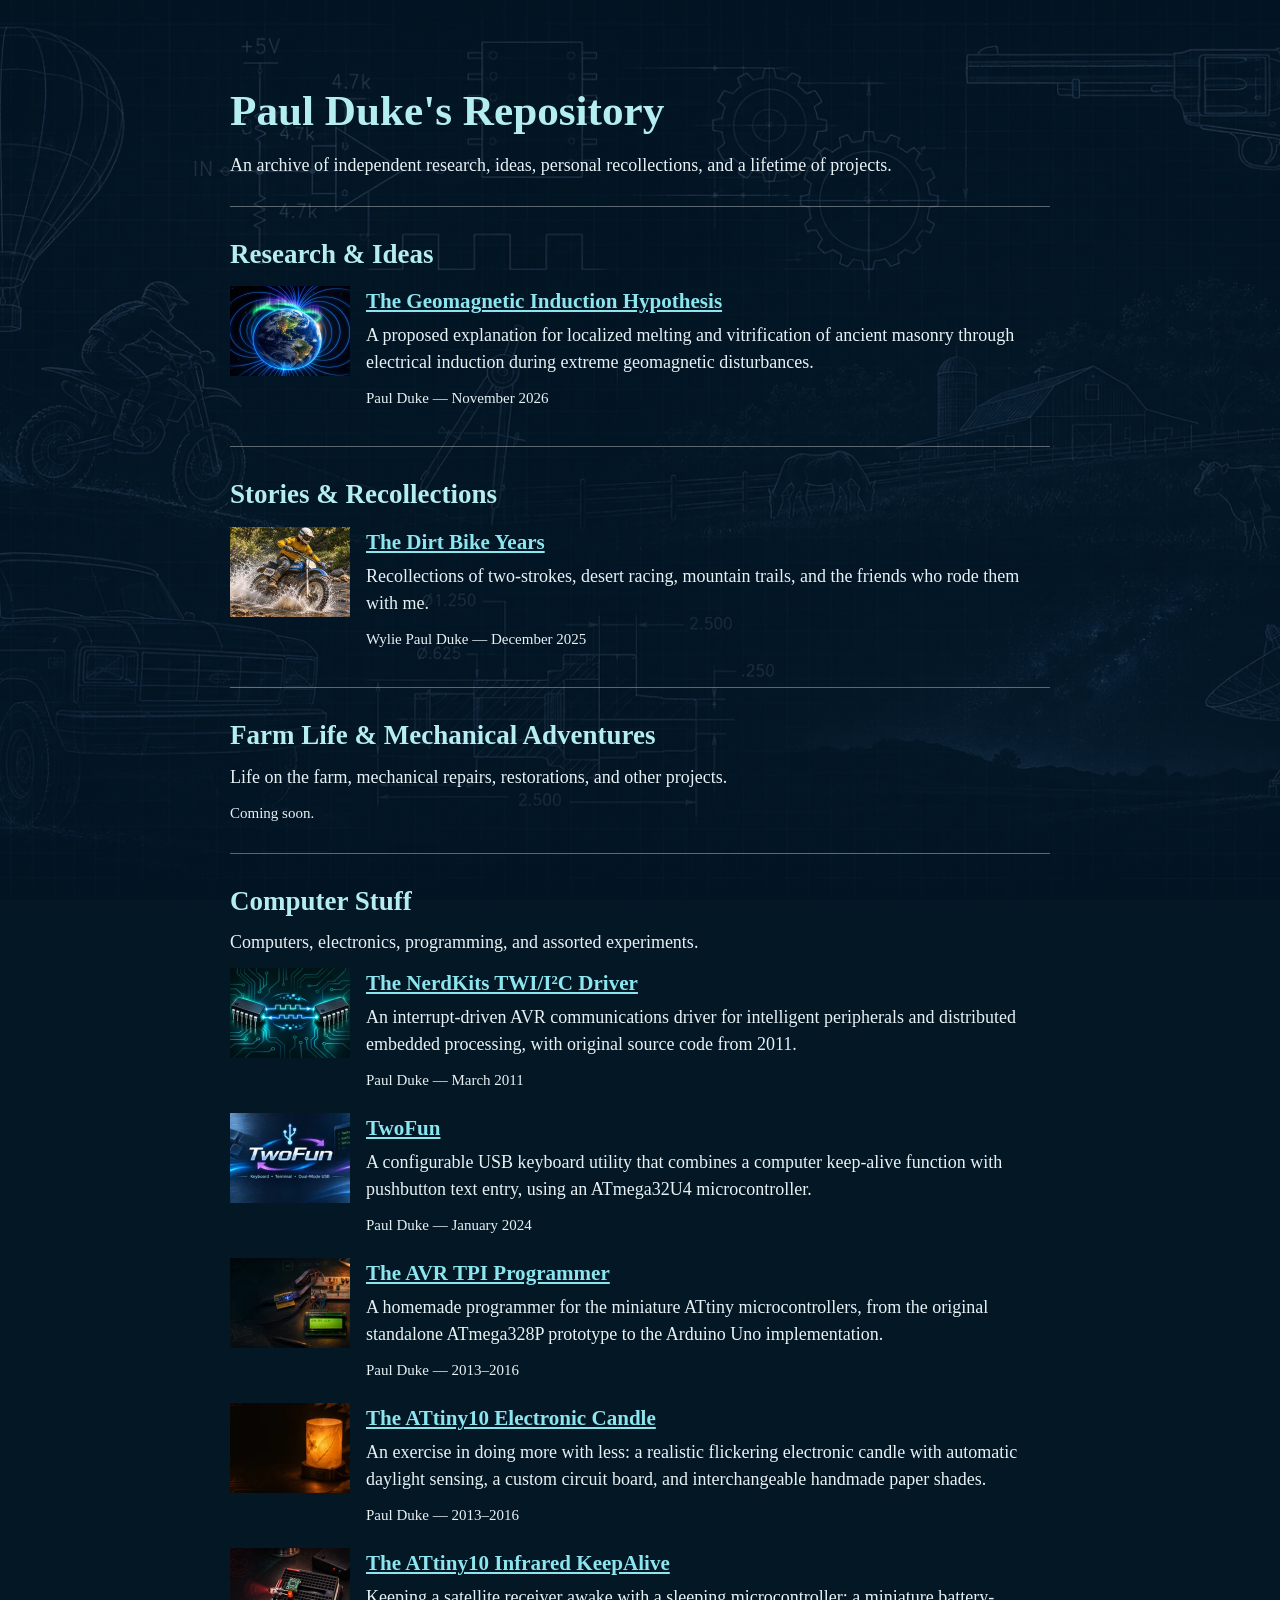
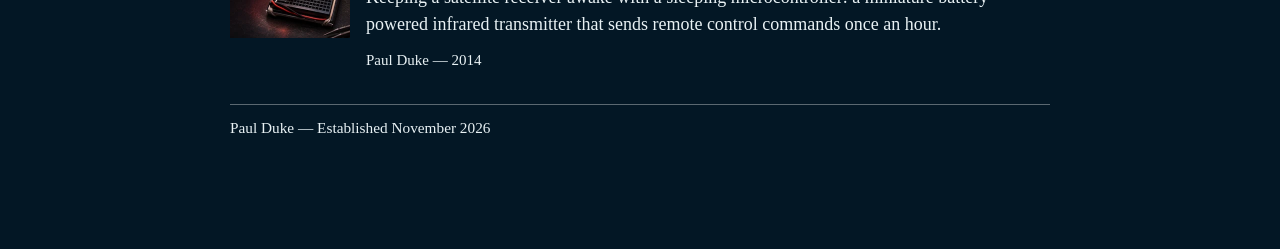
<file: index.html>
<!DOCTYPE html>
<html lang="en">
<head>
  <meta charset="UTF-8">
  <meta name="viewport" content="width=device-width, initial-scale=1">
  <title>Paul Duke's Repository</title>
  <link rel="stylesheet" href="assets/style.css">
  <link rel="stylesheet" href="assets/index.css">
</head>
<body>
<main class="repository-index">

  <h1>Paul Duke's Repository</h1>
  <p>An archive of independent research, ideas, personal recollections, and a lifetime of projects.</p>

  <hr>

  <h2>Research &amp; Ideas</h2>

  <div class="thumbnail-row index-entry">
    <a class="thumbnail-link" href="geomagnetic-induction-hypothesis/geomagnetic-induction-hypothesis.html"><img src="assets/thumbnails/The%20Geomagnetic%20Induction%20Hypothesis.webp" alt="Earth and its magnetic field" width="120" height="90" loading="lazy"></a>
    <div class="thumbnail-text">
      <h3>
        <a href="geomagnetic-induction-hypothesis/geomagnetic-induction-hypothesis.html">
          The Geomagnetic Induction Hypothesis
        </a>
      </h3>
    
      <p>
        A proposed explanation for localized melting and
        vitrification of ancient masonry through electrical
        induction during extreme geomagnetic disturbances.
      </p>
    
      <p><small>Paul Duke — November 2026</small></p>
    </div>
  </div>

  <hr>

  <h2>Stories &amp; Recollections</h2>

  <div class="thumbnail-row index-entry">
    <a class="thumbnail-link" href="dirt-bike-years/dirt-bike-years.html"><img src="assets/thumbnails/The%20Dirt%20Bike%20Years.webp" alt="Yamaha IT400 splashing through a creek" width="120" height="90" loading="lazy"></a>
    <div class="thumbnail-text">
      <h3><a href="dirt-bike-years/dirt-bike-years.html">The Dirt Bike Years</a></h3>
      <p>Recollections of two-strokes, desert racing, mountain trails, and the friends who rode them with me.</p>
      <p><small>Wylie Paul Duke — December 2025</small></p>
    </div>
  </div>

  <hr>

  <h2>Farm Life &amp; Mechanical Adventures</h2>
  <p>Life on the farm, mechanical repairs, restorations, and other projects.</p>
  <p><small>Coming soon.</small></p>

  <hr>

  <h2>Computer Stuff</h2>
  <p>Computers, electronics, programming, and assorted experiments.</p>

  <div class="thumbnail-row index-entry">
    <a class="thumbnail-link" href="nerdkits-i2c/nerdkits-i2c.html"><img src="assets/thumbnails/The%20NerdKits%20I2C%20Driver.webp" alt="Microcontroller and electronic circuitry" width="120" height="90" loading="lazy"></a>
    <div class="thumbnail-text">
      <h3><a href="nerdkits-i2c/nerdkits-i2c.html">The NerdKits TWI/I²C Driver</a></h3>
      <p>An interrupt-driven AVR communications driver for intelligent peripherals and distributed embedded processing, with original source code from 2011.</p>
      <p><small>Paul Duke — March 2011</small></p>
    </div>
  </div>

  <div class="thumbnail-row index-entry">
    <a class="thumbnail-link" href="twofun/twofun.html"><img src="assets/thumbnails/TwoFun%20Neon%20Tech%20Poster.webp" alt="TwoFun USB keyboard and terminal" width="120" height="90" loading="lazy"></a>
    <div class="thumbnail-text">
      <h3><a href="twofun/twofun.html">TwoFun</a></h3>
      <p>A configurable USB keyboard utility that combines a computer keep-alive function with pushbutton text entry, using an ATmega32U4 microcontroller.</p>
      <p><small>Paul Duke — January 2024</small></p>
    </div>
  </div>

  <div class="thumbnail-row index-entry">
    <a class="thumbnail-link" href="tpi-programmer/tpi-programmer.html"><img src="assets/thumbnails/The%20AVR%20TPI%20Programmer.webp" alt="AVR TPI programmer on an electronics workbench" width="120" height="90" loading="lazy"></a>
    <div class="thumbnail-text">
      <h3><a href="tpi-programmer/tpi-programmer.html">The AVR TPI Programmer</a></h3>
      <p>A homemade programmer for the miniature ATtiny microcontrollers, from the original standalone ATmega328P prototype to the Arduino Uno implementation.</p>
      <p><small>Paul Duke — 2013–2016</small></p>
    </div>
  </div>

  <div class="thumbnail-row index-entry">
    <a class="thumbnail-link" href="attiny10-candle/attiny10-candle.html"><img src="assets/thumbnails/Handcrafted%20ATtiny%20Candle%20Lantern.webp" alt="Glowing handmade electronic candle and ATtiny10 microcontroller" width="120" height="90" loading="lazy"></a>
    <div class="thumbnail-text">
      <h3><a href="attiny10-candle/attiny10-candle.html">The ATtiny10 Electronic Candle</a></h3>
      <p>An exercise in doing more with less: a realistic flickering electronic candle with automatic daylight sensing, a custom circuit board, and interchangeable handmade paper shades.</p>
      <p><small>Paul Duke — 2013–2016</small></p>
    </div>
  </div>

  <div class="thumbnail-row index-entry">
    <a class="thumbnail-link" href="ir-keepalive/ir-keepalive.html"><img src="assets/thumbnails/The%20ATtiny10%20Infrared%20KeepAlive.webp" alt="ATtiny10 infrared transmitter on a miniature breadboard" width="120" height="90" loading="lazy"></a>
    <div class="thumbnail-text">
      <h3><a href="ir-keepalive/ir-keepalive.html">The ATtiny10 Infrared KeepAlive</a></h3>
      <p>Keeping a satellite receiver awake with a sleeping microcontroller: a miniature battery-powered infrared transmitter that sends remote control commands once an hour.</p>
      <p><small>Paul Duke — 2014</small></p>
    </div>
  </div>

  <footer>
    Paul Duke &mdash; Established November 2026
  </footer>

</main>
</body>
</html>
</file>
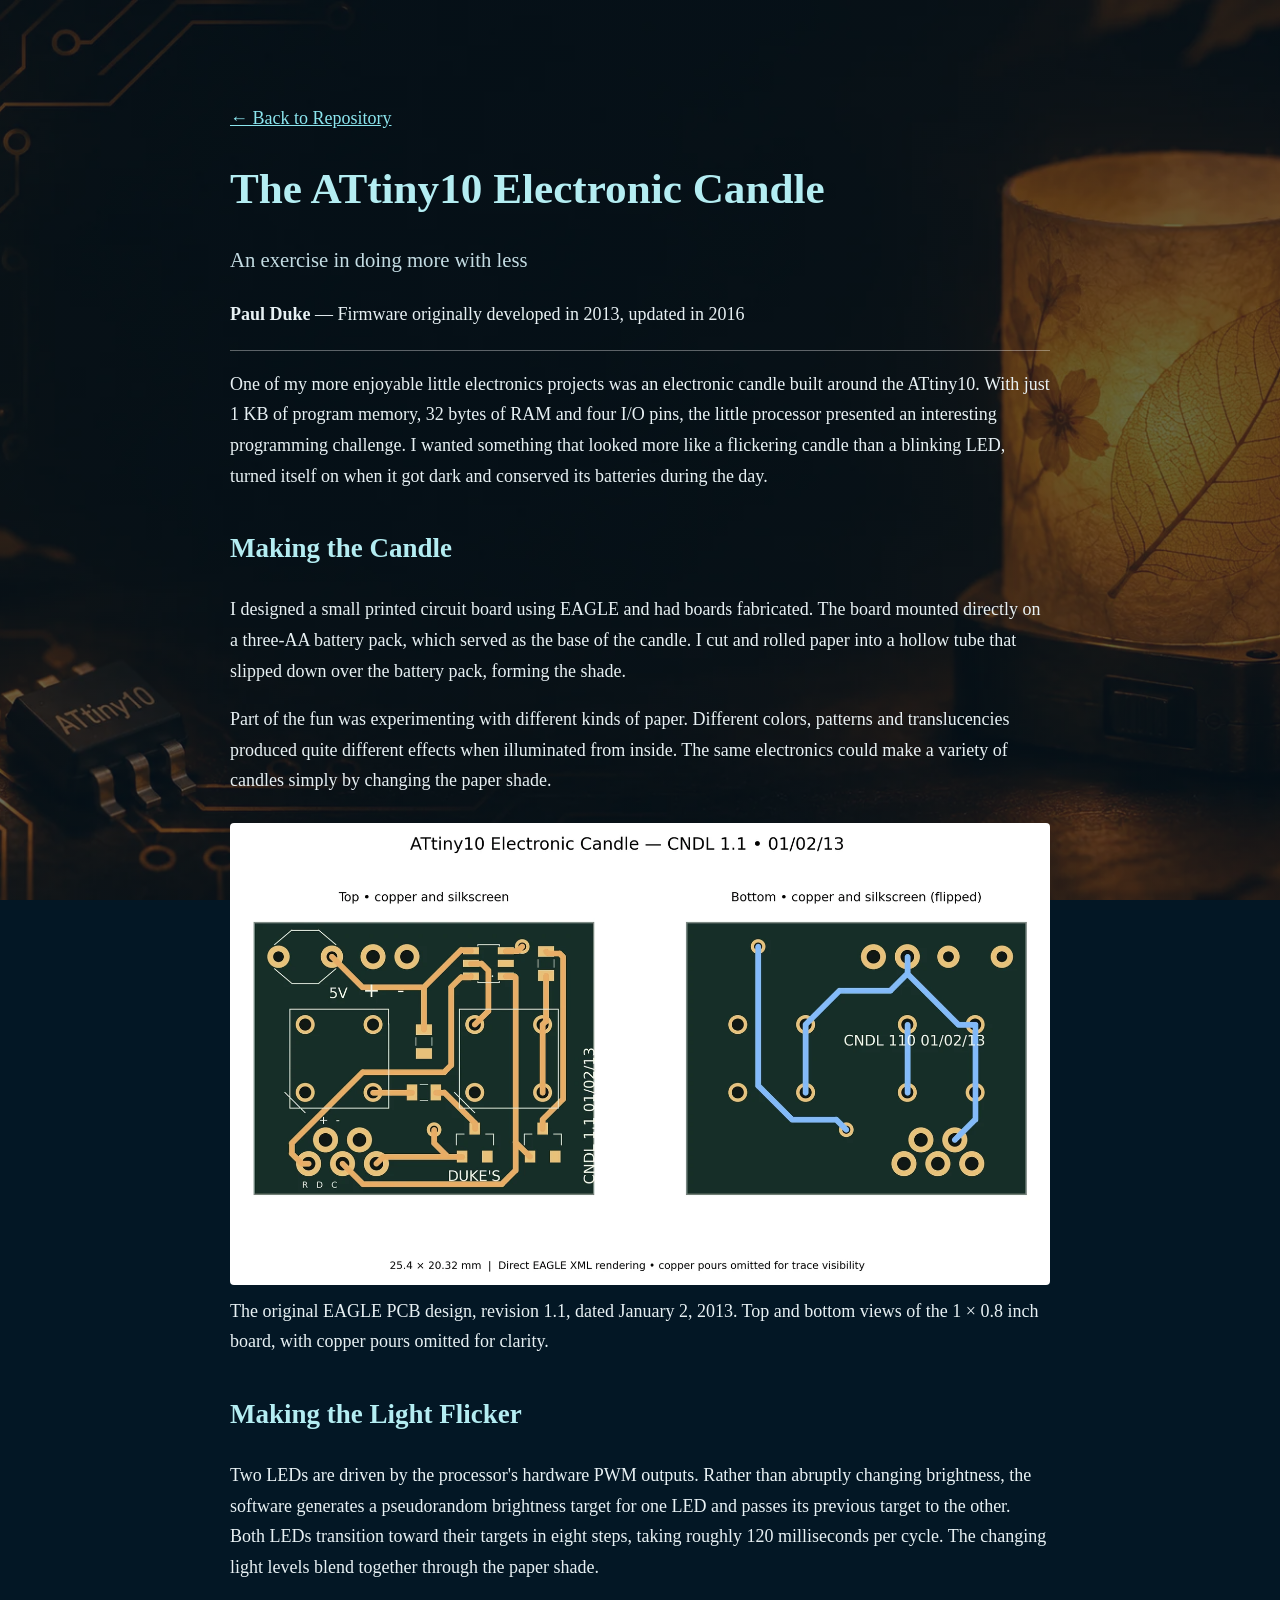
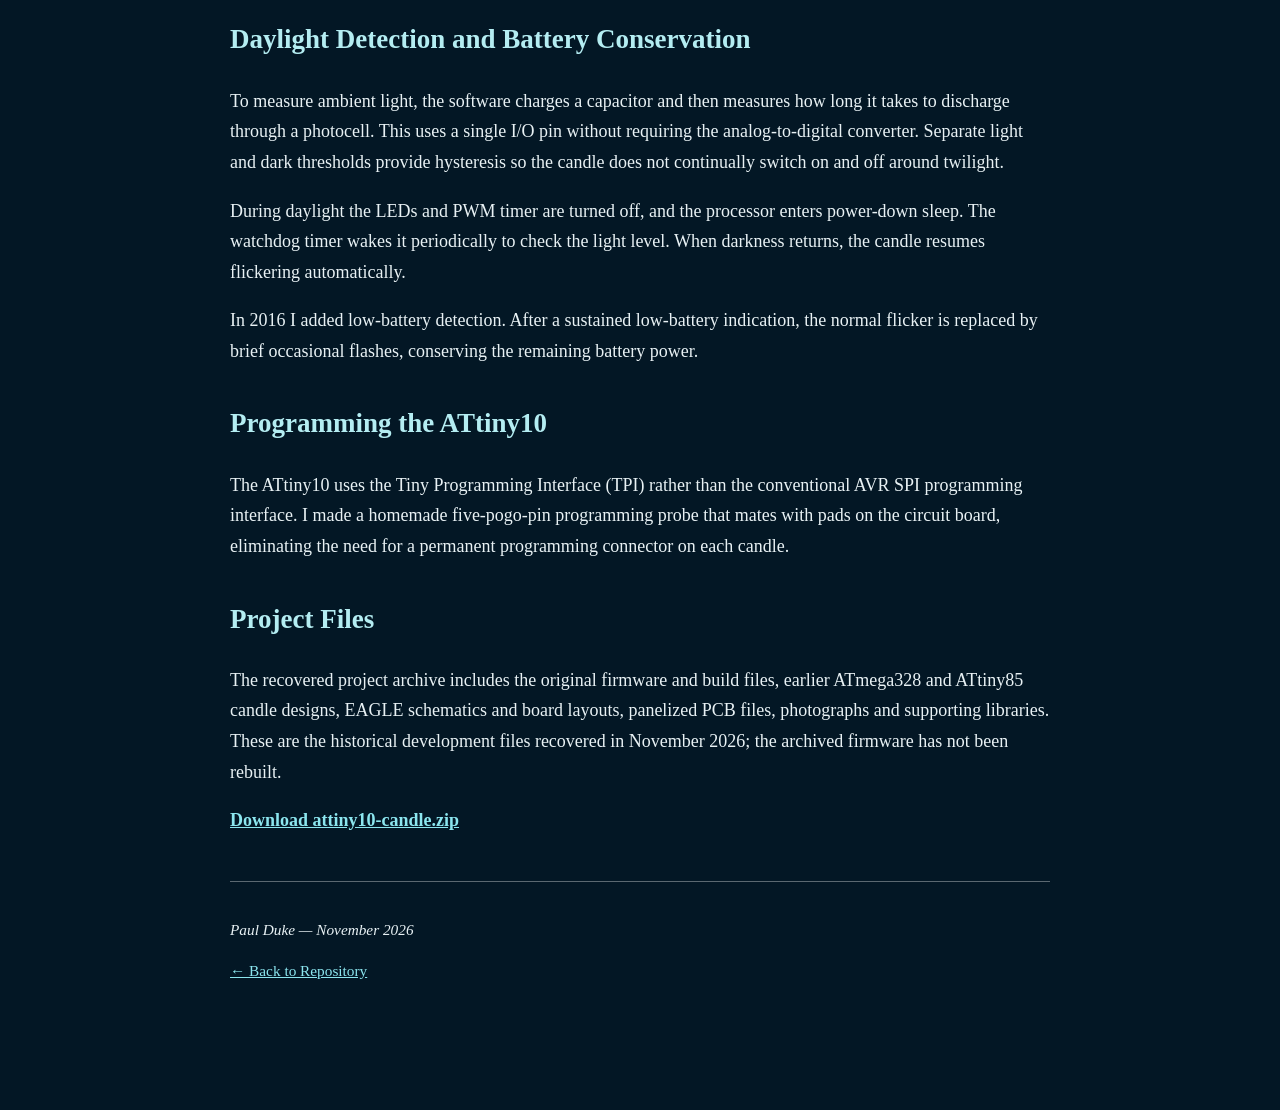
<file: attiny10-candle/attiny10-candle.html>
<!DOCTYPE html>
<html lang="en">
<head>
  <meta charset="UTF-8">
  <meta name="viewport" content="width=device-width, initial-scale=1">
  <meta name="author" content="Paul Duke">
  <title>The ATtiny10 Electronic Candle — Paul Duke</title>
  <link rel="stylesheet" href="../assets/style.css">
  <link rel="stylesheet" href="assets/attiny10-candle.css">
</head>
<body>
<main>
  <p><a href="../index.html">&larr; Back to Repository</a></p>
  <h1>The ATtiny10 Electronic Candle</h1>
  <p class="subtitle">An exercise in doing more with less</p>
  <p class="byline"><strong>Paul Duke</strong> — Firmware originally developed in 2013, updated in 2016</p>
  <p>One of my more enjoyable little electronics projects was an electronic candle built around the ATtiny10. With just 1 KB of program memory, 32 bytes of RAM and four I/O pins, the little processor presented an interesting programming challenge. I wanted something that looked more like a flickering candle than a blinking LED, turned itself on when it got dark and conserved its batteries during the day.</p>
  <h2>Making the Candle</h2>
  <p>I designed a small printed circuit board using EAGLE and had boards fabricated. The board mounted directly on a three-AA battery pack, which served as the base of the candle. I cut and rolled paper into a hollow tube that slipped down over the battery pack, forming the shade.</p>
  <p>Part of the fun was experimenting with different kinds of paper. Different colors, patterns and translucencies produced quite different effects when illuminated from inside. The same electronics could make a variety of candles simply by changing the paper shade.</p>
  <figure style="margin: 1.5em 0;">
    <a href="assets/candle-board-render.webp"><img src="assets/candle-board-render.webp" alt="Top and bottom copper traces and silkscreen of the original candle circuit board" style="display: block; width: 100%; height: auto; border-radius: 4px;"></a>
    <figcaption style="margin-top: 0.6em;">The original EAGLE PCB design, revision 1.1, dated January 2, 2013. Top and bottom views of the 1 &times; 0.8 inch board, with copper pours omitted for clarity.</figcaption>
  </figure>
  <h2>Making the Light Flicker</h2>
  <p>Two LEDs are driven by the processor's hardware PWM outputs. Rather than abruptly changing brightness, the software generates a pseudorandom brightness target for one LED and passes its previous target to the other. Both LEDs transition toward their targets in eight steps, taking roughly 120 milliseconds per cycle. The changing light levels blend together through the paper shade.</p>
  <h2>Daylight Detection and Battery Conservation</h2>
  <p>To measure ambient light, the software charges a capacitor and then measures how long it takes to discharge through a photocell. This uses a single I/O pin without requiring the analog-to-digital converter. Separate light and dark thresholds provide hysteresis so the candle does not continually switch on and off around twilight.</p>
  <p>During daylight the LEDs and PWM timer are turned off, and the processor enters power-down sleep. The watchdog timer wakes it periodically to check the light level. When darkness returns, the candle resumes flickering automatically.</p>
  <p>In 2016 I added low-battery detection. After a sustained low-battery indication, the normal flicker is replaced by brief occasional flashes, conserving the remaining battery power.</p>
  <h2>Programming the ATtiny10</h2>
  <p>The ATtiny10 uses the Tiny Programming Interface (TPI) rather than the conventional AVR SPI programming interface. I made a homemade five-pogo-pin programming probe that mates with pads on the circuit board, eliminating the need for a permanent programming connector on each candle.</p>
  <h2>Project Files</h2>
  <p>The recovered project archive includes the original firmware and build files, earlier ATmega328 and ATtiny85 candle designs, EAGLE schematics and board layouts, panelized PCB files, photographs and supporting libraries. These are the historical development files recovered in November 2026; the archived firmware has not been rebuilt.</p>
  <p><strong><a href="downloads/attiny10-candle.zip" download>Download attiny10-candle.zip</a></strong></p>
  <footer>
    <p><em>Paul Duke — November 2026</em></p>
    <p><a href="../index.html">&larr; Back to Repository</a></p>
  </footer>
</main>
</body>
</html>
</file>
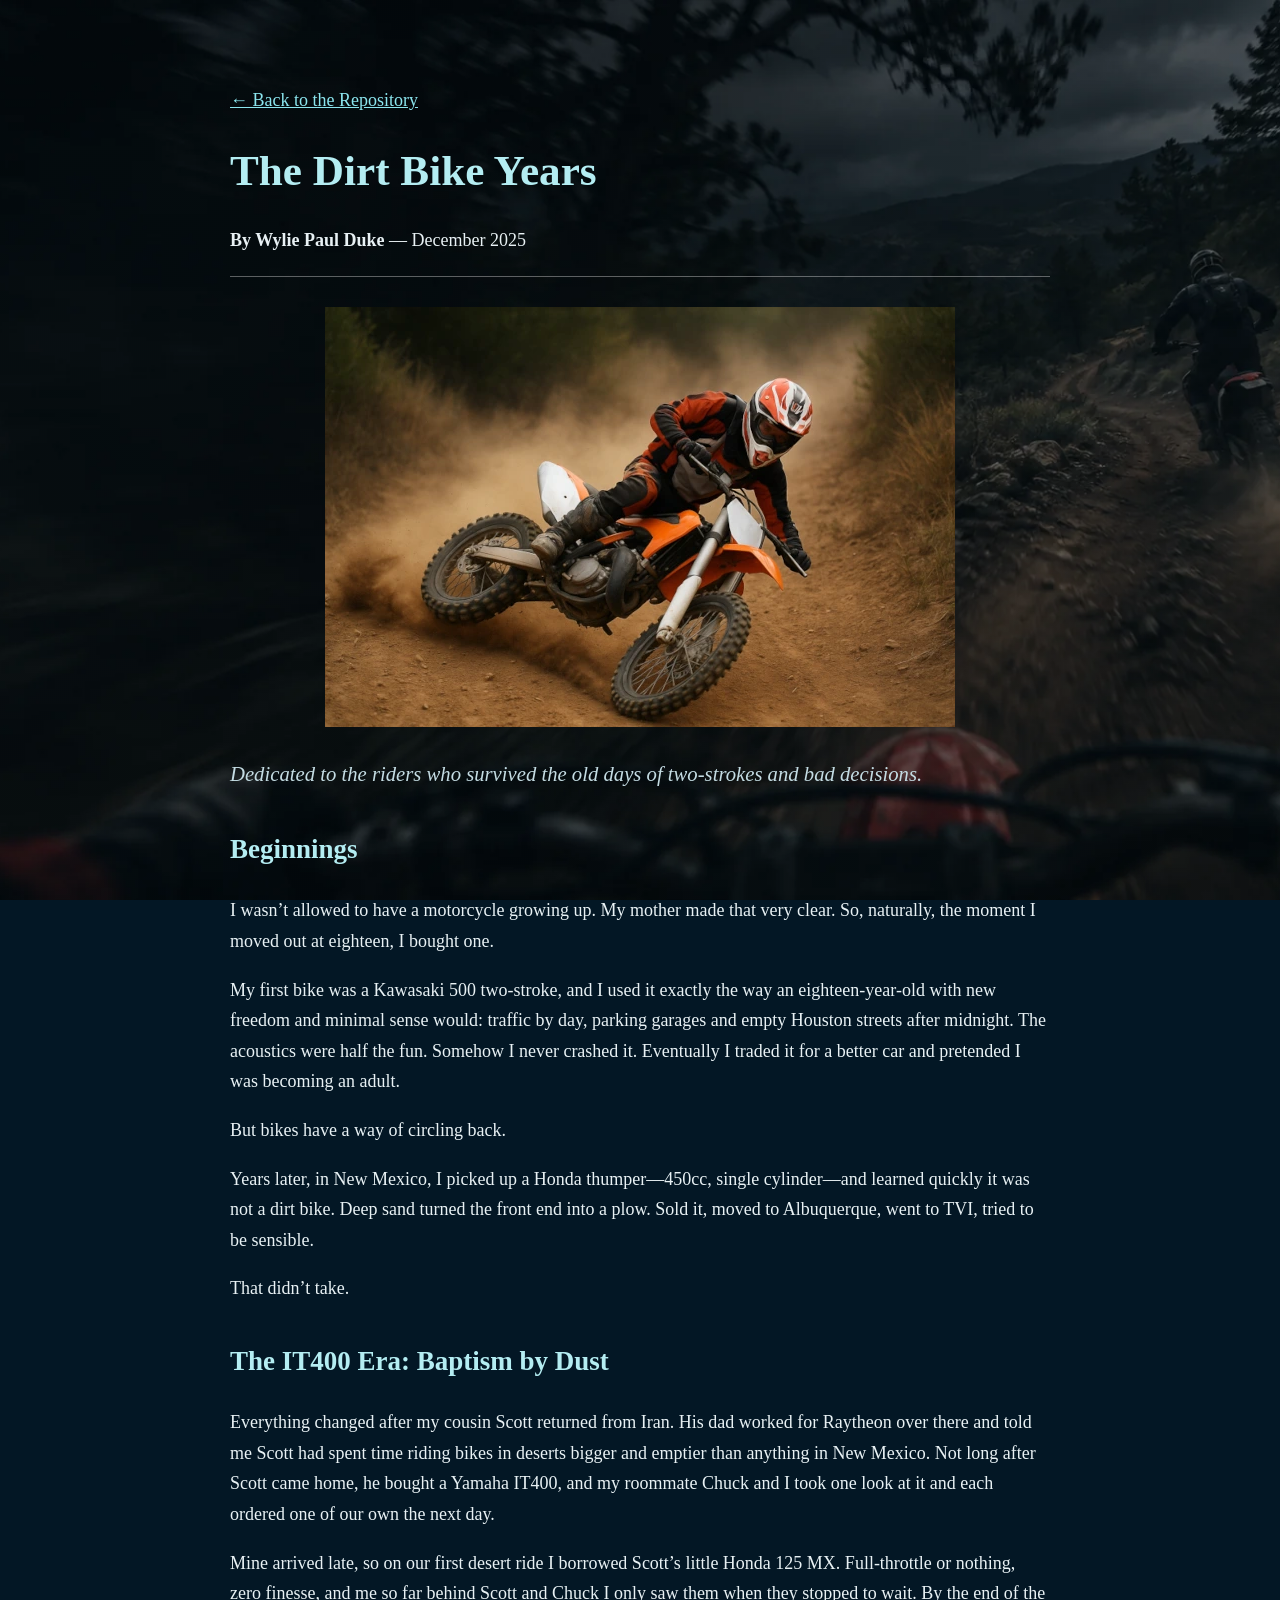
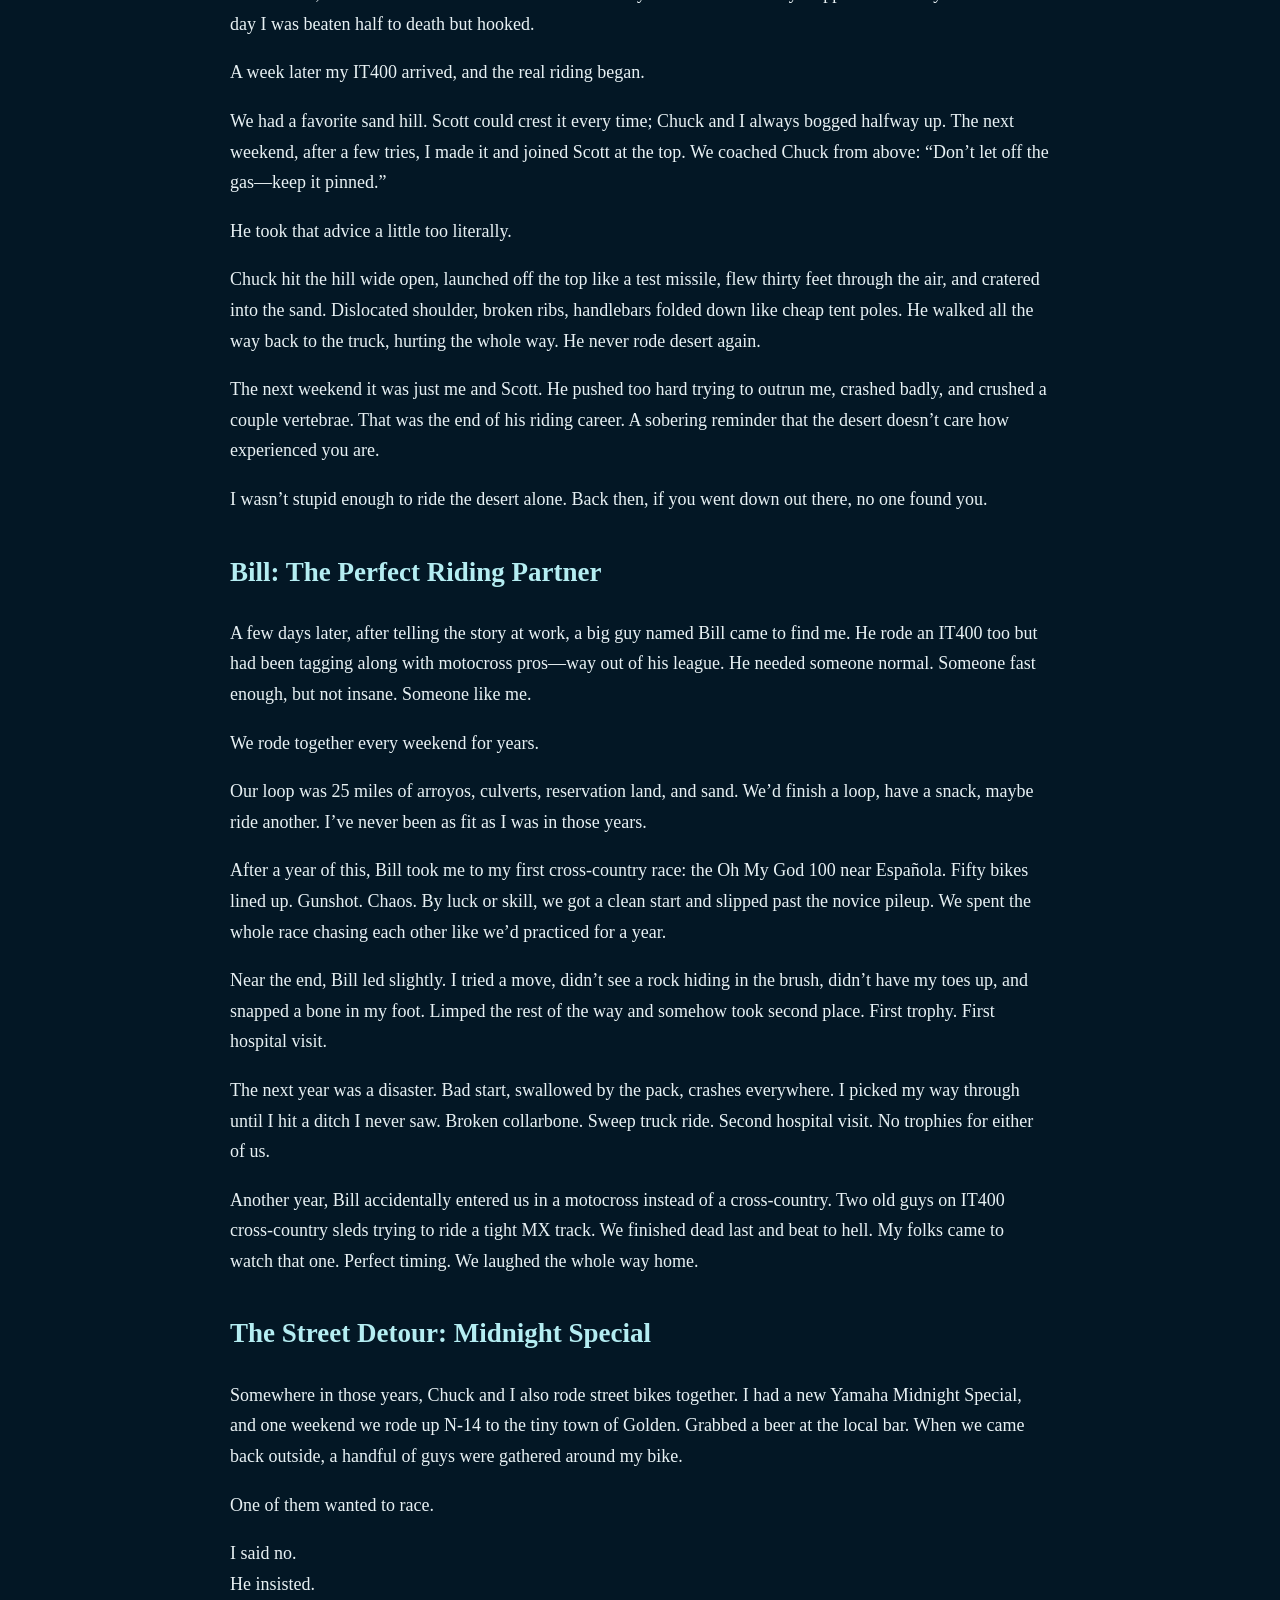
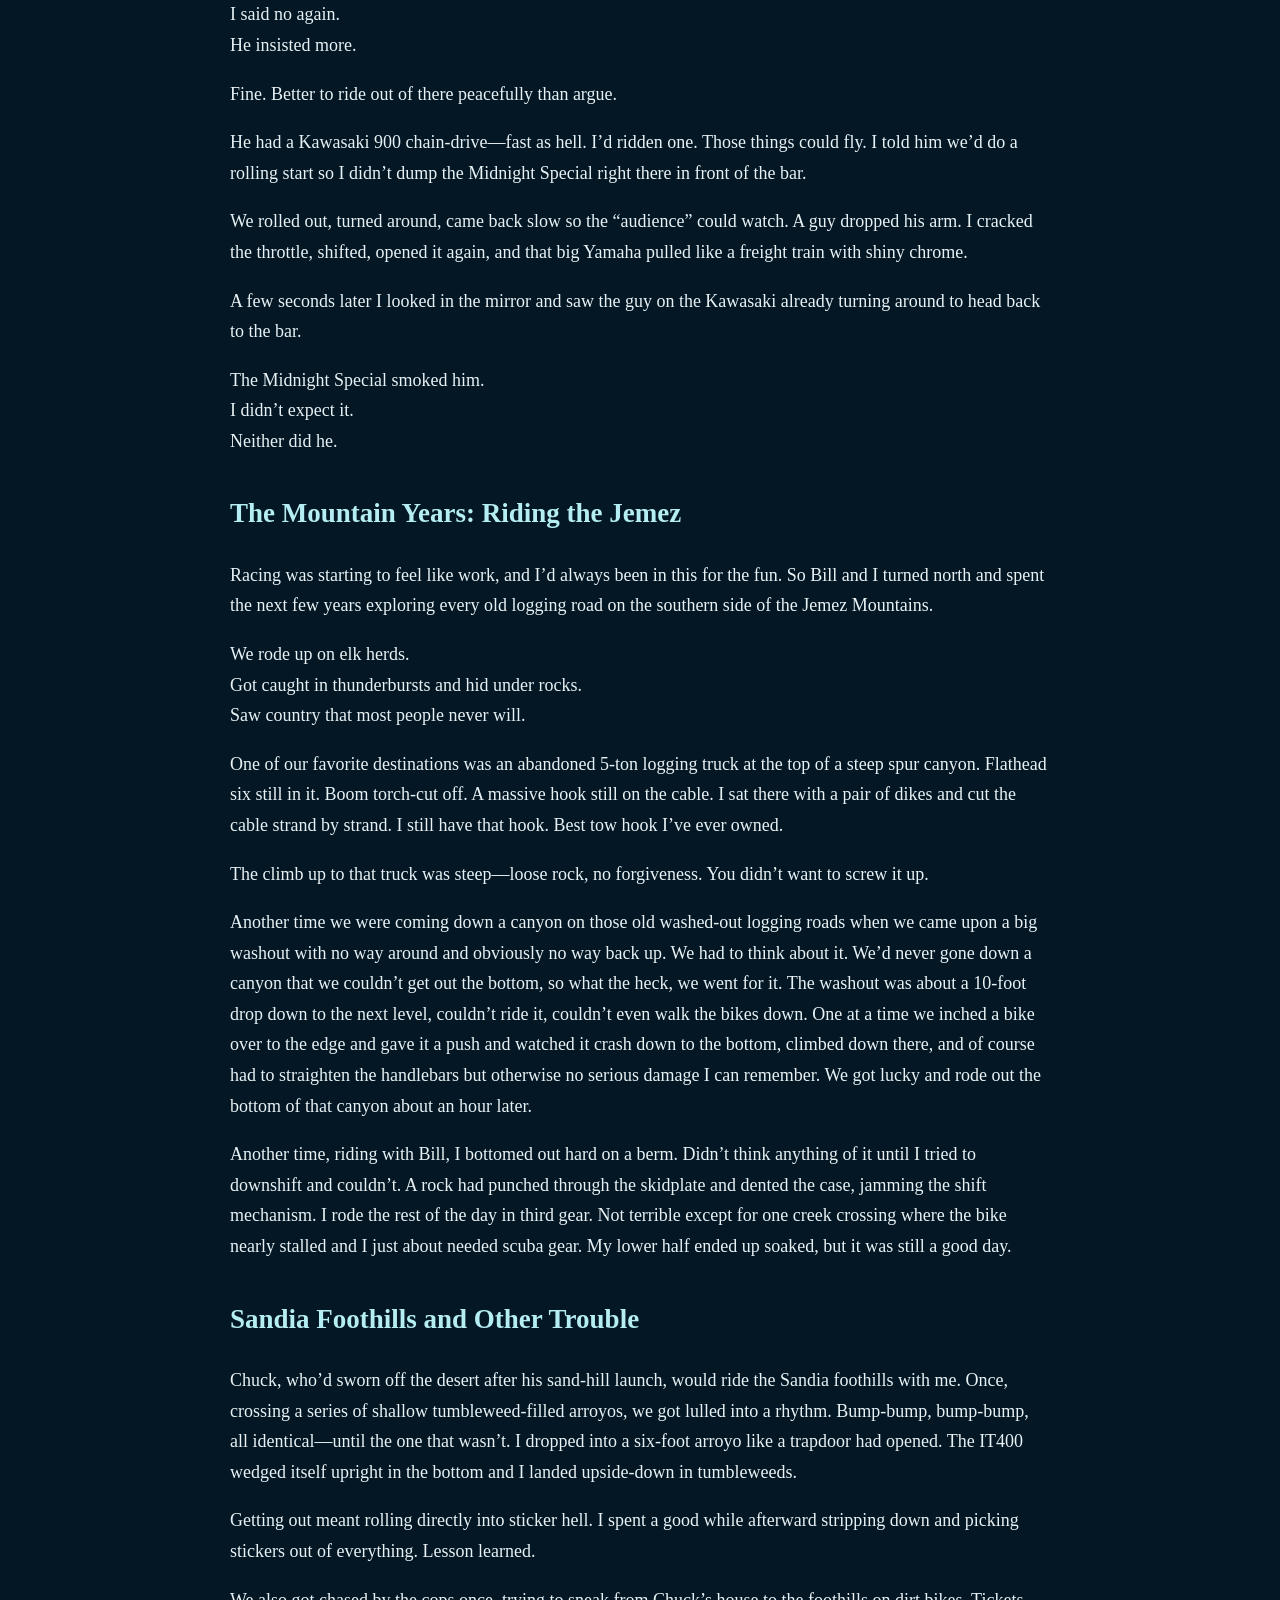
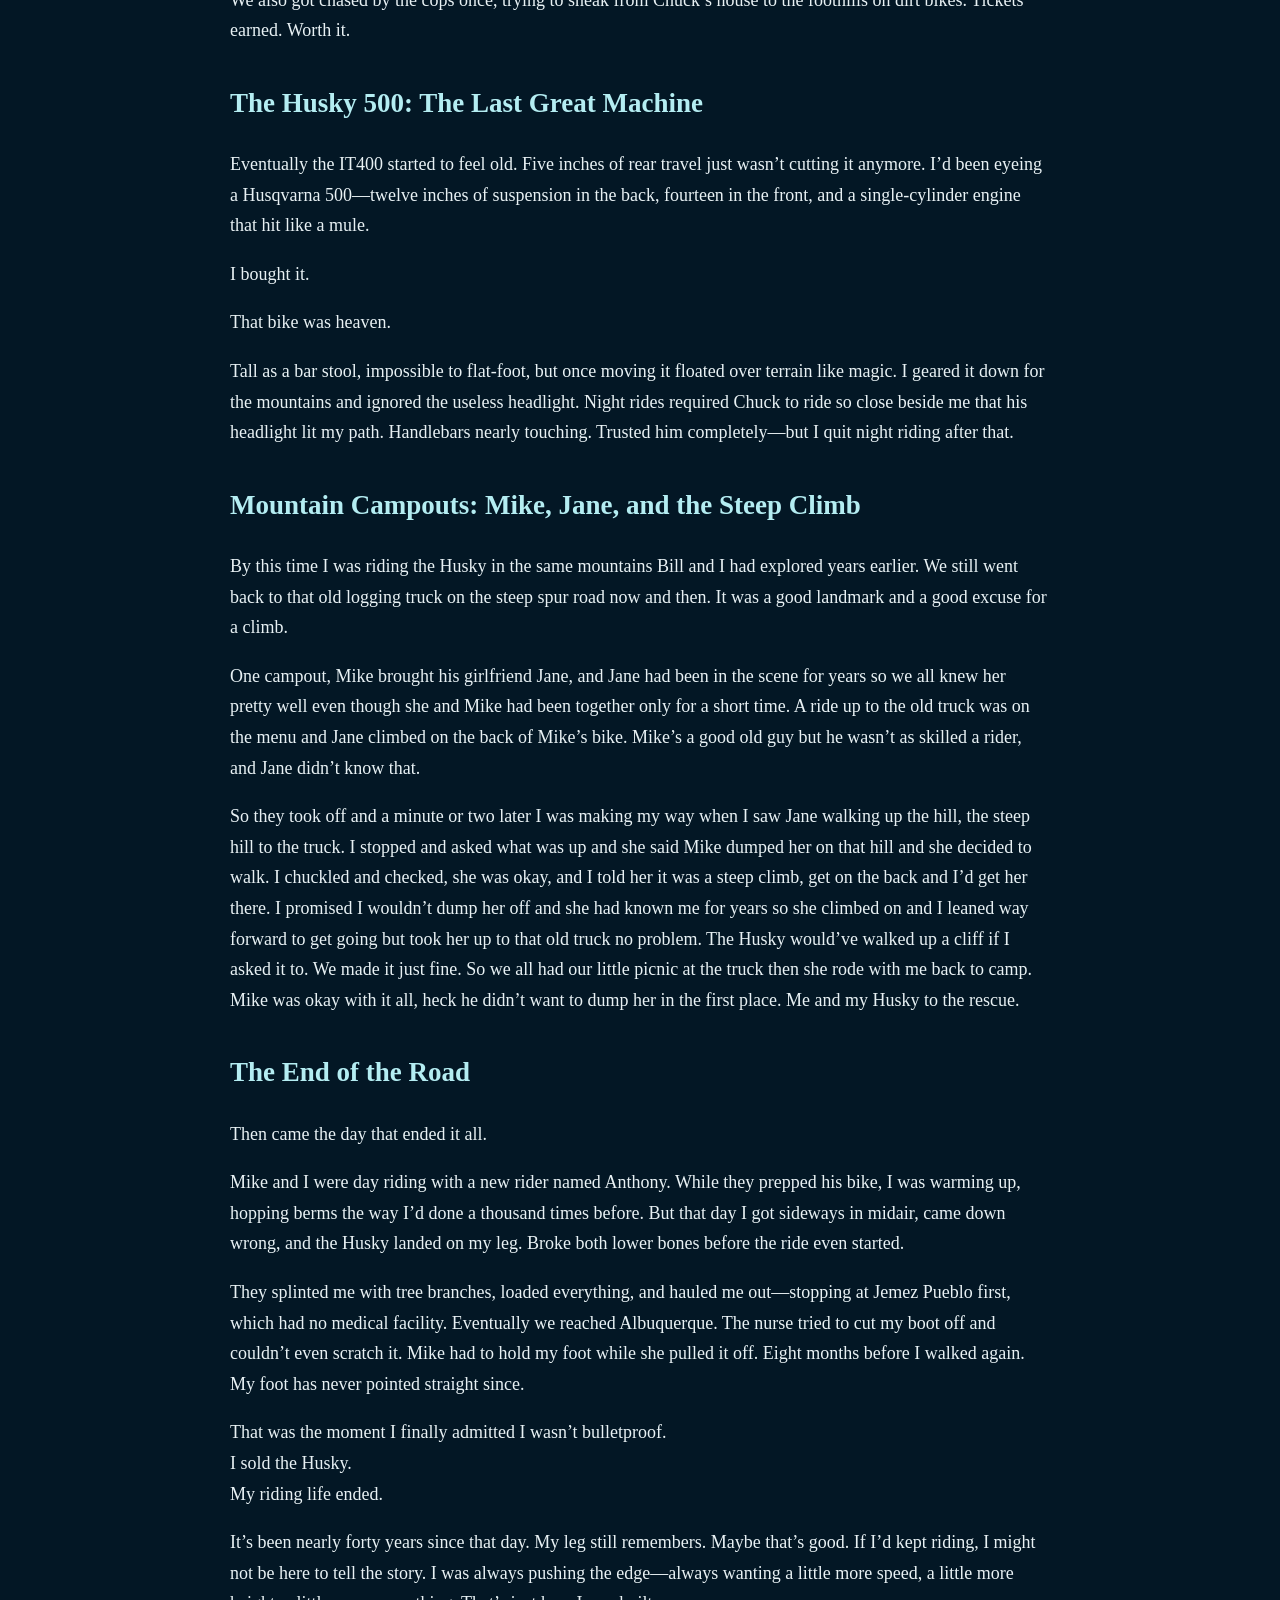
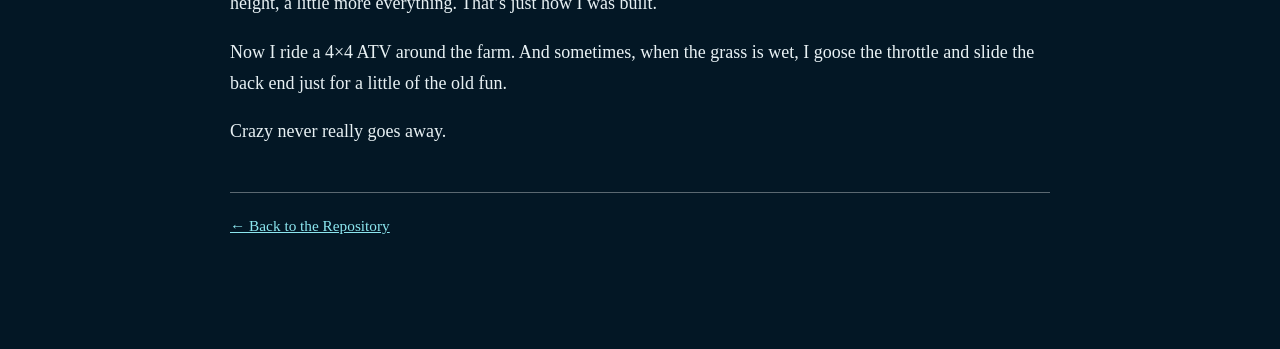
<file: dirt-bike-years/dirt-bike-years.html>
<!DOCTYPE html>
<html lang="en">
<head>
  <meta charset="UTF-8">
  <meta name="viewport" content="width=device-width, initial-scale=1">
  <meta name="author" content="Wylie Paul Duke">
  <title>The Dirt Bike Years — Wylie Paul Duke</title>
  <link rel="stylesheet" href="../assets/style.css">
  <link rel="stylesheet" href="assets/dirt-bike-years.css">
</head>
<body>
<main>
  <nav><a href="../index.html">&larr; Back to the Repository</a></nav>
  <h1>The Dirt Bike Years</h1>
  <p class="byline"><strong>By Wylie Paul Duke</strong> — December 2025</p>
  <img src="assets/dirt-bike-years-cover.webp" alt="Dirt bike rider cornering on a dusty trail" width="630" height="420" style="display:block; max-width:100%; height:auto; margin:30px auto;">
  <p class="subtitle"><em>Dedicated to the riders who survived the old days of two-strokes and bad decisions.</em></p>

<h2>Beginnings</h2>

<p>I wasn’t allowed to have a motorcycle growing up. My mother made that very clear. So, naturally, the moment I moved out at eighteen, I bought one.</p>

<p>My first bike was a Kawasaki 500 two-stroke, and I used it exactly the way an eighteen-year-old with new freedom and minimal sense would: traffic by day, parking garages and empty Houston streets after midnight. The acoustics were half the fun. Somehow I never crashed it. Eventually I traded it for a better car and pretended I was becoming an adult.</p>

<p>But bikes have a way of circling back.</p>

<p>Years later, in New Mexico, I picked up a Honda thumper—450cc, single cylinder—and learned quickly it was not a dirt bike. Deep sand turned the front end into a plow. Sold it, moved to Albuquerque, went to TVI, tried to be sensible.</p>

<p>That didn’t take.</p>

<h2>The IT400 Era: Baptism by Dust</h2>

<p>Everything changed after my cousin Scott returned from Iran. His dad worked for Raytheon over there and told me Scott had spent time riding bikes in deserts bigger and emptier than anything in New Mexico. Not long after Scott came home, he bought a Yamaha IT400, and my roommate Chuck and I took one look at it and each ordered one of our own the next day.</p>

<p>Mine arrived late, so on our first desert ride I borrowed Scott’s little Honda 125 MX. Full-throttle or nothing, zero finesse, and me so far behind Scott and Chuck I only saw them when they stopped to wait. By the end of the day I was beaten half to death but hooked.</p>

<p>A week later my IT400 arrived, and the real riding began.</p>

<p>We had a favorite sand hill. Scott could crest it every time; Chuck and I always bogged halfway up. The next weekend, after a few tries, I made it and joined Scott at the top. We coached Chuck from above: “Don’t let off the gas—keep it pinned.”</p>

<p>He took that advice a little too literally.</p>

<p>Chuck hit the hill wide open, launched off the top like a test missile, flew thirty feet through the air, and cratered into the sand. Dislocated shoulder, broken ribs, handlebars folded down like cheap tent poles. He walked all the way back to the truck, hurting the whole way. He never rode desert again.</p>

<p>The next weekend it was just me and Scott. He pushed too hard trying to outrun me, crashed badly, and crushed a couple vertebrae. That was the end of his riding career. A sobering reminder that the desert doesn’t care how experienced you are.</p>

<p>I wasn’t stupid enough to ride the desert alone. Back then, if you went down out there, no one found you.</p>

<h2>Bill: The Perfect Riding Partner</h2>

<p>A few days later, after telling the story at work, a big guy named Bill came to find me. He rode an IT400 too but had been tagging along with motocross pros—way out of his league. He needed someone normal. Someone fast enough, but not insane. Someone like me.</p>

<p>We rode together every weekend for years.</p>

<p>Our loop was 25 miles of arroyos, culverts, reservation land, and sand. We’d finish a loop, have a snack, maybe ride another. I’ve never been as fit as I was in those years.</p>

<p>After a year of this, Bill took me to my first cross-country race: the Oh My God 100 near Española. Fifty bikes lined up. Gunshot. Chaos. By luck or skill, we got a clean start and slipped past the novice pileup. We spent the whole race chasing each other like we’d practiced for a year.</p>

<p>Near the end, Bill led slightly. I tried a move, didn’t see a rock hiding in the brush, didn’t have my toes up, and snapped a bone in my foot. Limped the rest of the way and somehow took second place. First trophy. First hospital visit.</p>

<p>The next year was a disaster. Bad start, swallowed by the pack, crashes everywhere. I picked my way through until I hit a ditch I never saw. Broken collarbone. Sweep truck ride. Second hospital visit. No trophies for either of us.</p>

<p>Another year, Bill accidentally entered us in a motocross instead of a cross-country. Two old guys on IT400 cross-country sleds trying to ride a tight MX track. We finished dead last and beat to hell. My folks came to watch that one. Perfect timing. We laughed the whole way home.</p>

<h2>The Street Detour: Midnight Special</h2>

<p>Somewhere in those years, Chuck and I also rode street bikes together. I had a new Yamaha Midnight Special, and one weekend we rode up N-14 to the tiny town of Golden. Grabbed a beer at the local bar. When we came back outside, a handful of guys were gathered around my bike.</p>

<p>One of them wanted to race.</p>

<p>I said no.<br>
He insisted.<br>
I said no again.<br>
He insisted more.</p>

<p>Fine. Better to ride out of there peacefully than argue.</p>

<p>He had a Kawasaki 900 chain-drive—fast as hell. I’d ridden one. Those things could fly. I told him we’d do a rolling start so I didn’t dump the Midnight Special right there in front of the bar.</p>

<p>We rolled out, turned around, came back slow so the “audience” could watch. A guy dropped his arm. I cracked the throttle, shifted, opened it again, and that big Yamaha pulled like a freight train with shiny chrome.</p>

<p>A few seconds later I looked in the mirror and saw the guy on the Kawasaki already turning around to head back to the bar.</p>

<p>The Midnight Special smoked him.<br>
I didn’t expect it.<br>
Neither did he.</p>

<h2>The Mountain Years: Riding the Jemez</h2>

<p>Racing was starting to feel like work, and I’d always been in this for the fun. So Bill and I turned north and spent the next few years exploring every old logging road on the southern side of the Jemez Mountains.</p>

<p>We rode up on elk herds.<br>
Got caught in thunderbursts and hid under rocks.<br>
Saw country that most people never will.</p>

<p>One of our favorite destinations was an abandoned 5-ton logging truck at the top of a steep spur canyon. Flathead six still in it. Boom torch-cut off. A massive hook still on the cable. I sat there with a pair of dikes and cut the cable strand by strand. I still have that hook. Best tow hook I’ve ever owned.</p>

<p>The climb up to that truck was steep—loose rock, no forgiveness. You didn’t want to screw it up.</p>

<p>Another time we were coming down a canyon on those old washed-out logging roads when we came upon a big washout with no way around and obviously no way back up. We had to think about it. We’d never gone down a canyon that we couldn’t get out the bottom, so what the heck, we went for it. The washout was about a 10-foot drop down to the next level, couldn’t ride it, couldn’t even walk the bikes down. One at a time we inched a bike over to the edge and gave it a push and watched it crash down to the bottom, climbed down there, and of course had to straighten the handlebars but otherwise no serious damage I can remember. We got lucky and rode out the bottom of that canyon about an hour later.</p>

<p>Another time, riding with Bill, I bottomed out hard on a berm. Didn’t think anything of it until I tried to downshift and couldn’t. A rock had punched through the skidplate and dented the case, jamming the shift mechanism. I rode the rest of the day in third gear. Not terrible except for one creek crossing where the bike nearly stalled and I just about needed scuba gear. My lower half ended up soaked, but it was still a good day.</p>

<h2>Sandia Foothills and Other Trouble</h2>

<p>Chuck, who’d sworn off the desert after his sand-hill launch, would ride the Sandia foothills with me. Once, crossing a series of shallow tumbleweed-filled arroyos, we got lulled into a rhythm. Bump-bump, bump-bump, all identical—until the one that wasn’t. I dropped into a six-foot arroyo like a trapdoor had opened. The IT400 wedged itself upright in the bottom and I landed upside-down in tumbleweeds.</p>

<p>Getting out meant rolling directly into sticker hell. I spent a good while afterward stripping down and picking stickers out of everything. Lesson learned.</p>

<p>We also got chased by the cops once, trying to sneak from Chuck’s house to the foothills on dirt bikes. Tickets earned. Worth it.</p>

<h2>The Husky 500: The Last Great Machine</h2>

<p>Eventually the IT400 started to feel old. Five inches of rear travel just wasn’t cutting it anymore. I’d been eyeing a Husqvarna 500—twelve inches of suspension in the back, fourteen in the front, and a single-cylinder engine that hit like a mule.</p>

<p>I bought it.</p>

<p>That bike was heaven.</p>

<p>Tall as a bar stool, impossible to flat-foot, but once moving it floated over terrain like magic. I geared it down for the mountains and ignored the useless headlight. Night rides required Chuck to ride so close beside me that his headlight lit my path. Handlebars nearly touching. Trusted him completely—but I quit night riding after that.</p>

<h2>Mountain Campouts: Mike, Jane, and the Steep Climb</h2>

<p>By this time I was riding the Husky in the same mountains Bill and I had explored years earlier. We still went back to that old logging truck on the steep spur road now and then. It was a good landmark and a good excuse for a climb.</p>

<p>One campout, Mike brought his girlfriend Jane, and Jane had been in the scene for years so we all knew her pretty well even though she and Mike had been together only for a short time. A ride up to the old truck was on the menu and Jane climbed on the back of Mike’s bike. Mike’s a good old guy but he wasn’t as skilled a rider, and Jane didn’t know that.</p>

<p>So they took off and a minute or two later I was making my way when I saw Jane walking up the hill, the steep hill to the truck. I stopped and asked what was up and she said Mike dumped her on that hill and she decided to walk. I chuckled and checked, she was okay, and I told her it was a steep climb, get on the back and I’d get her there. I promised I wouldn’t dump her off and she had known me for years so she climbed on and I leaned way forward to get going but took her up to that old truck no problem. The Husky would’ve walked up a cliff if I asked it to. We made it just fine. So we all had our little picnic at the truck then she rode with me back to camp. Mike was okay with it all, heck he didn’t want to dump her in the first place. Me and my Husky to the rescue.</p>

<h2>The End of the Road</h2>

<p>Then came the day that ended it all.</p>

<p>Mike and I were day riding with a new rider named Anthony. While they prepped his bike, I was warming up, hopping berms the way I’d done a thousand times before. But that day I got sideways in midair, came down wrong, and the Husky landed on my leg. Broke both lower bones before the ride even started.</p>

<p>They splinted me with tree branches, loaded everything, and hauled me out—stopping at Jemez Pueblo first, which had no medical facility. Eventually we reached Albuquerque. The nurse tried to cut my boot off and couldn’t even scratch it. Mike had to hold my foot while she pulled it off. Eight months before I walked again. My foot has never pointed straight since.</p>

<p>That was the moment I finally admitted I wasn’t bulletproof.<br>
I sold the Husky.<br>
My riding life ended.</p>

<p>It’s been nearly forty years since that day. My leg still remembers. Maybe that’s good. If I’d kept riding, I might not be here to tell the story. I was always pushing the edge—always wanting a little more speed, a little more height, a little more everything. That’s just how I was built.</p>

<p>Now I ride a 4×4 ATV around the farm. And sometimes, when the grass is wet, I goose the throttle and slide the back end just for a little of the old fun.</p>

<p>Crazy never really goes away.</p>

<footer>
  <a href="../index.html">&larr; Back to the Repository</a>
</footer>
</main>
</body>
</html>
</file>
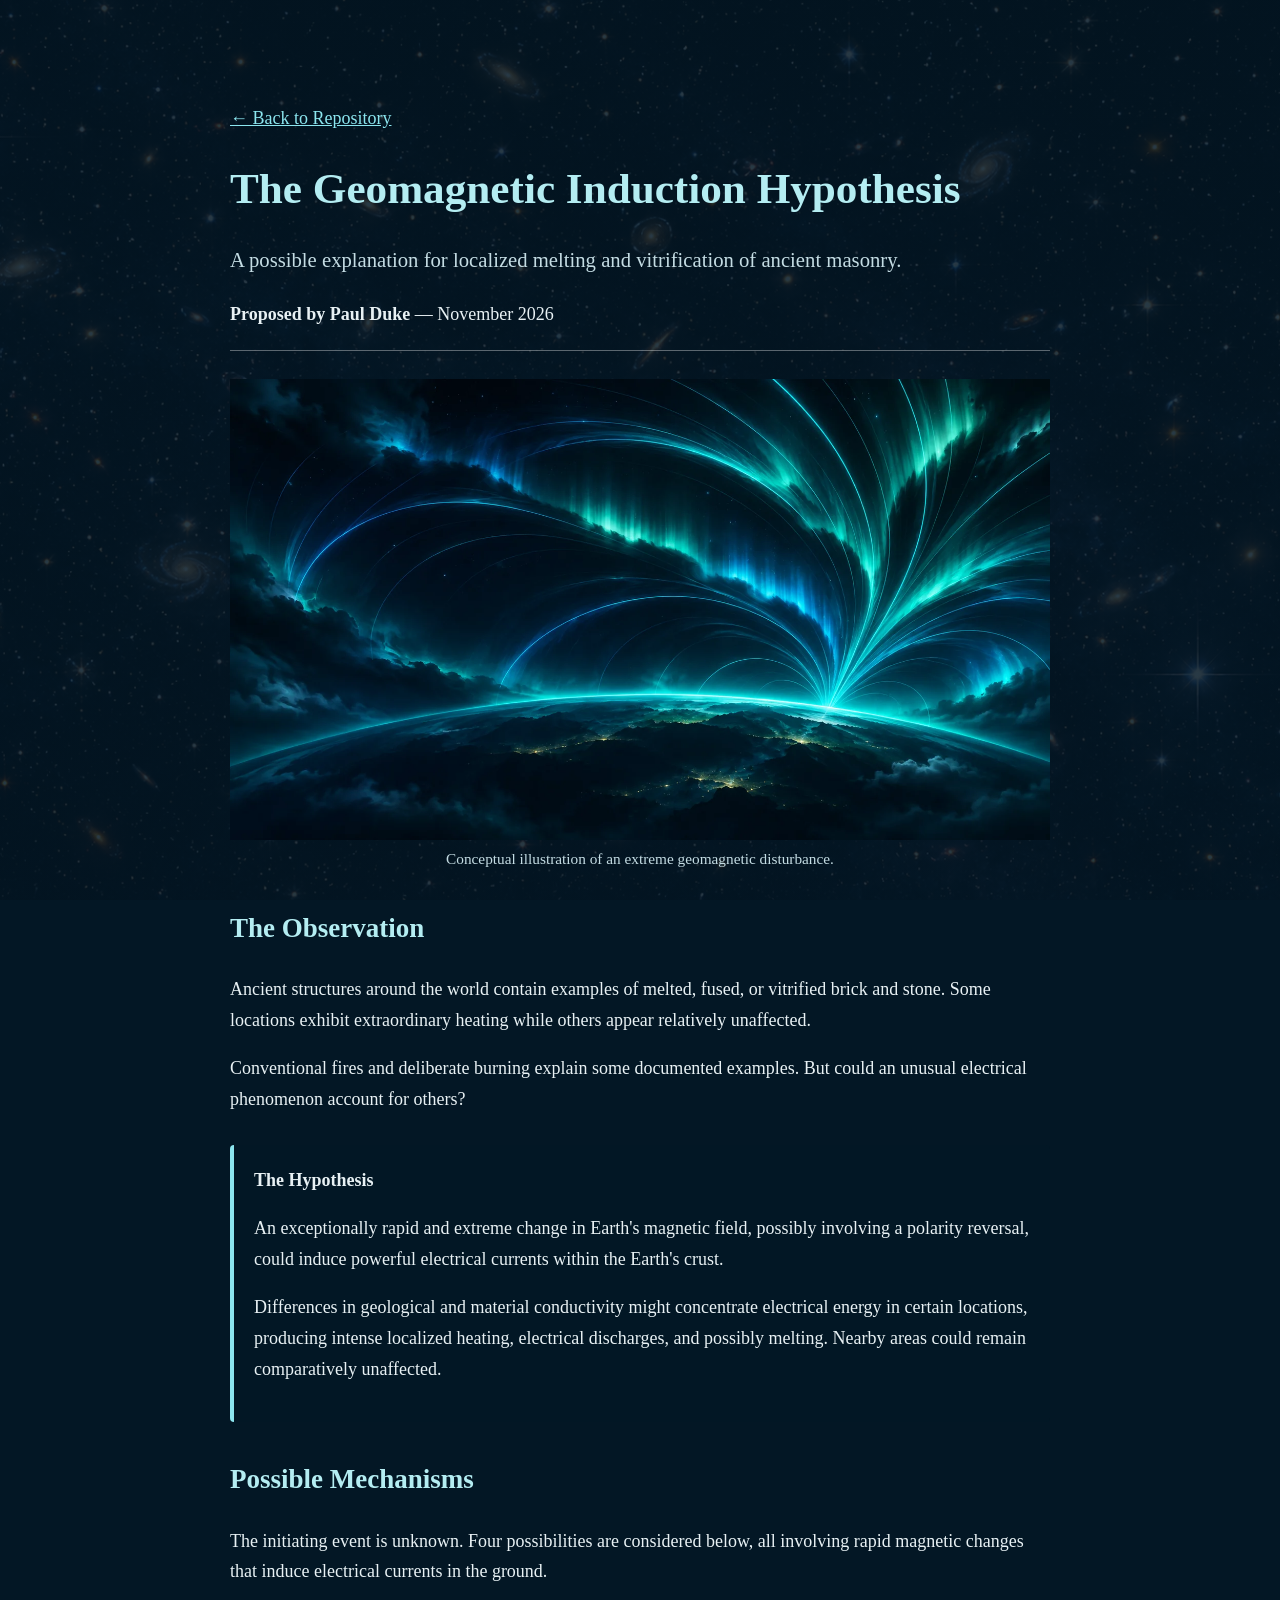
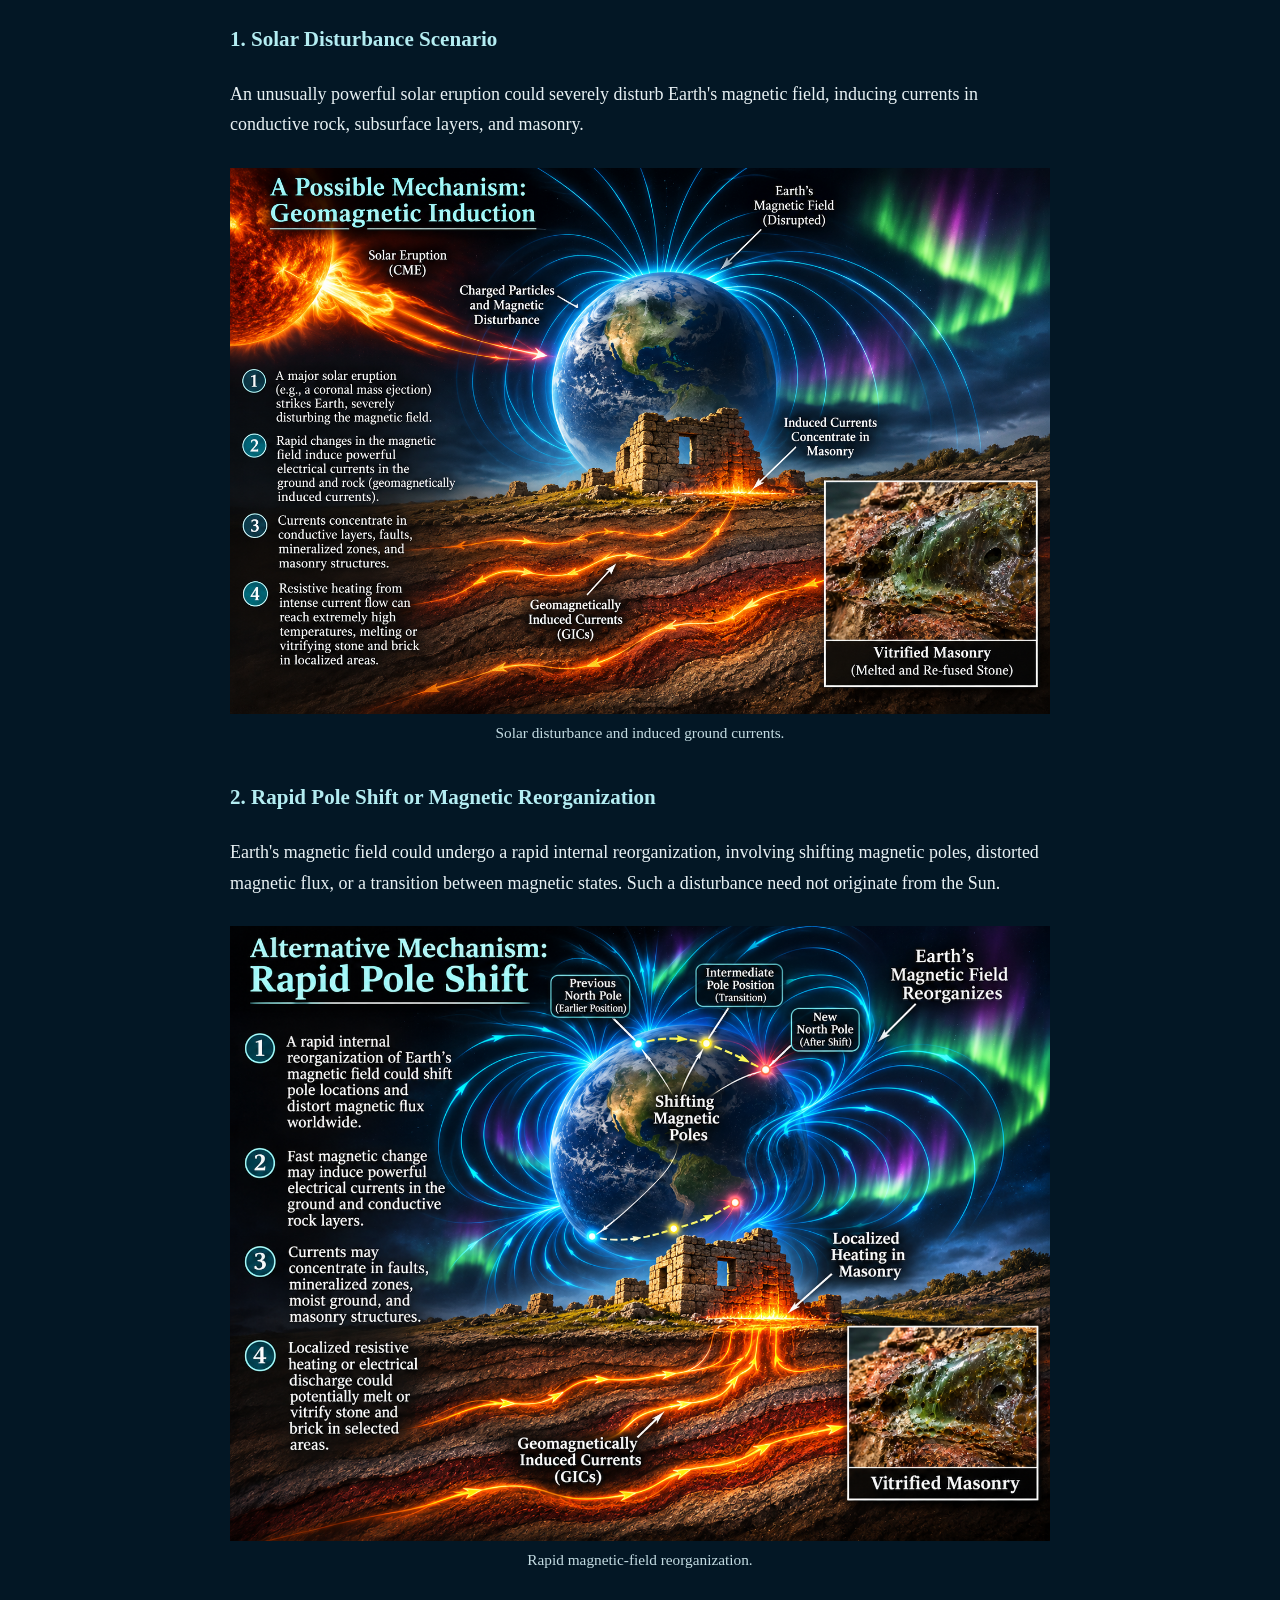
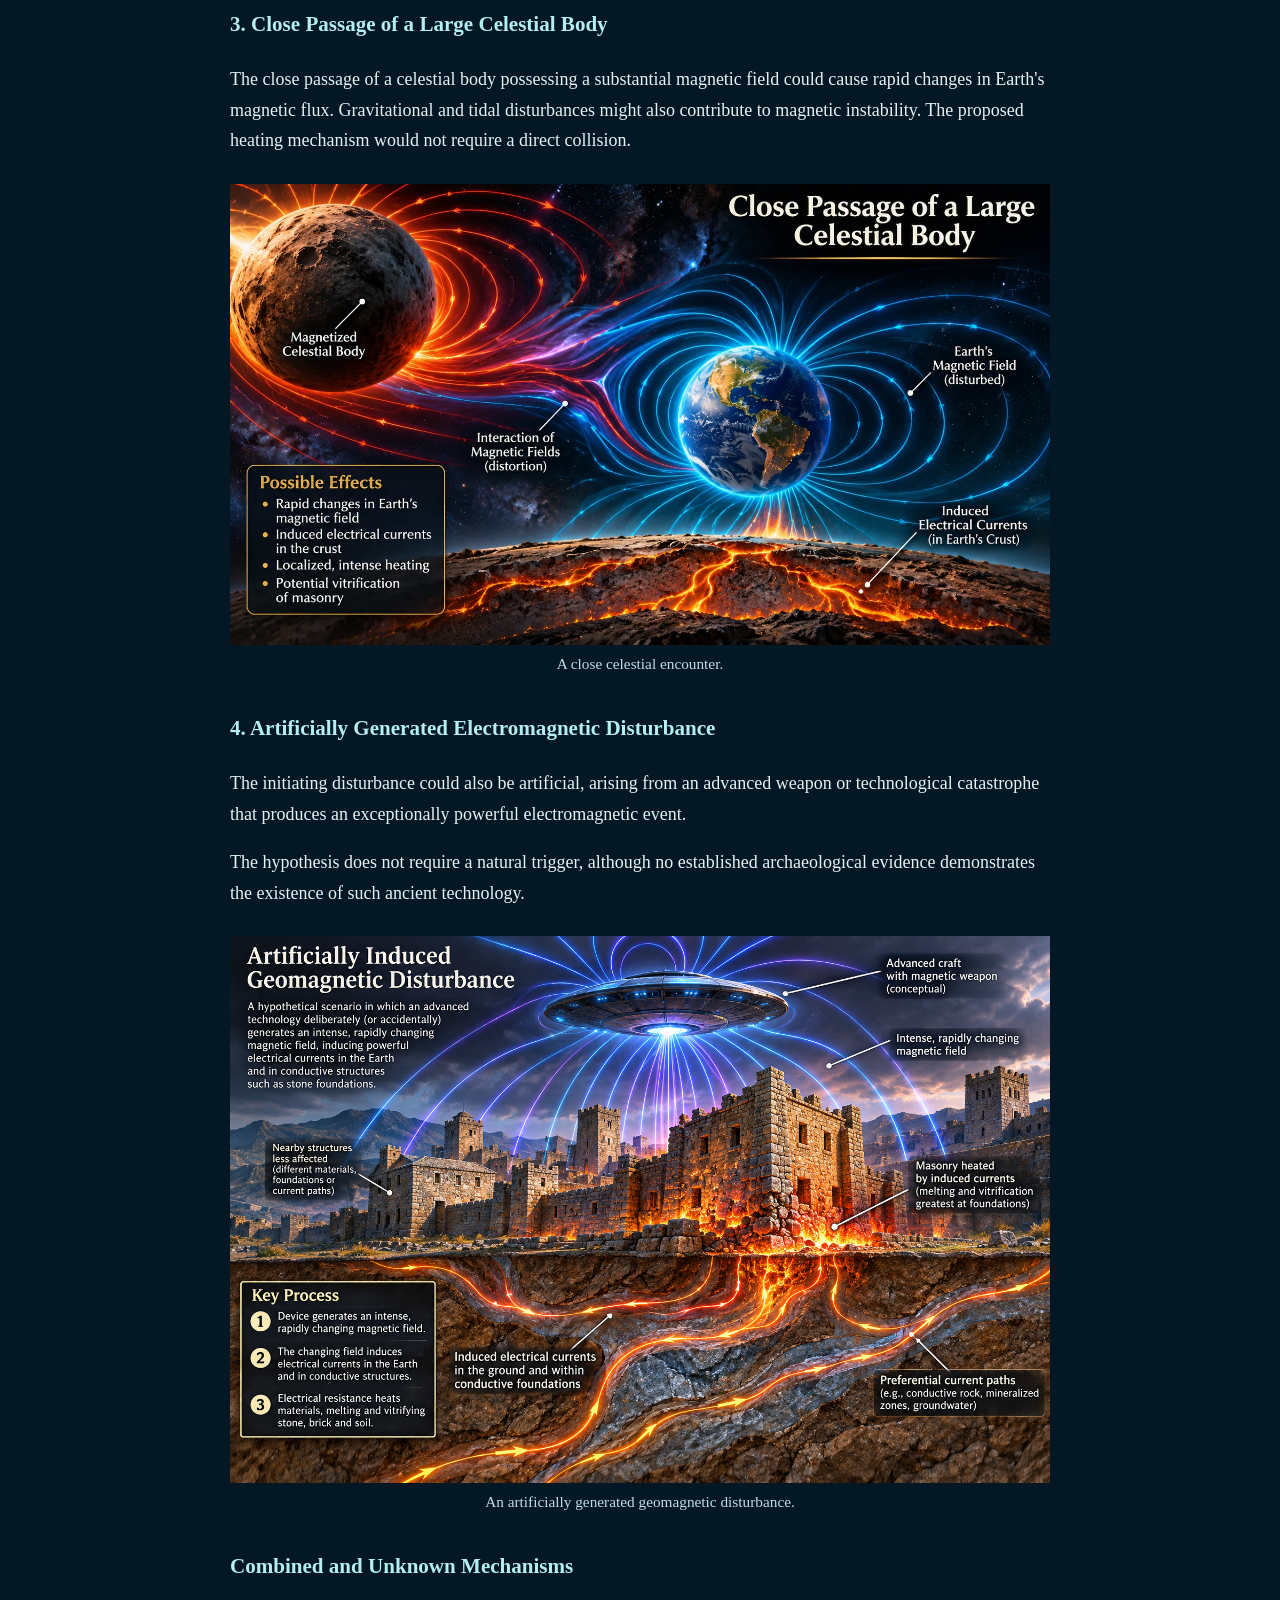
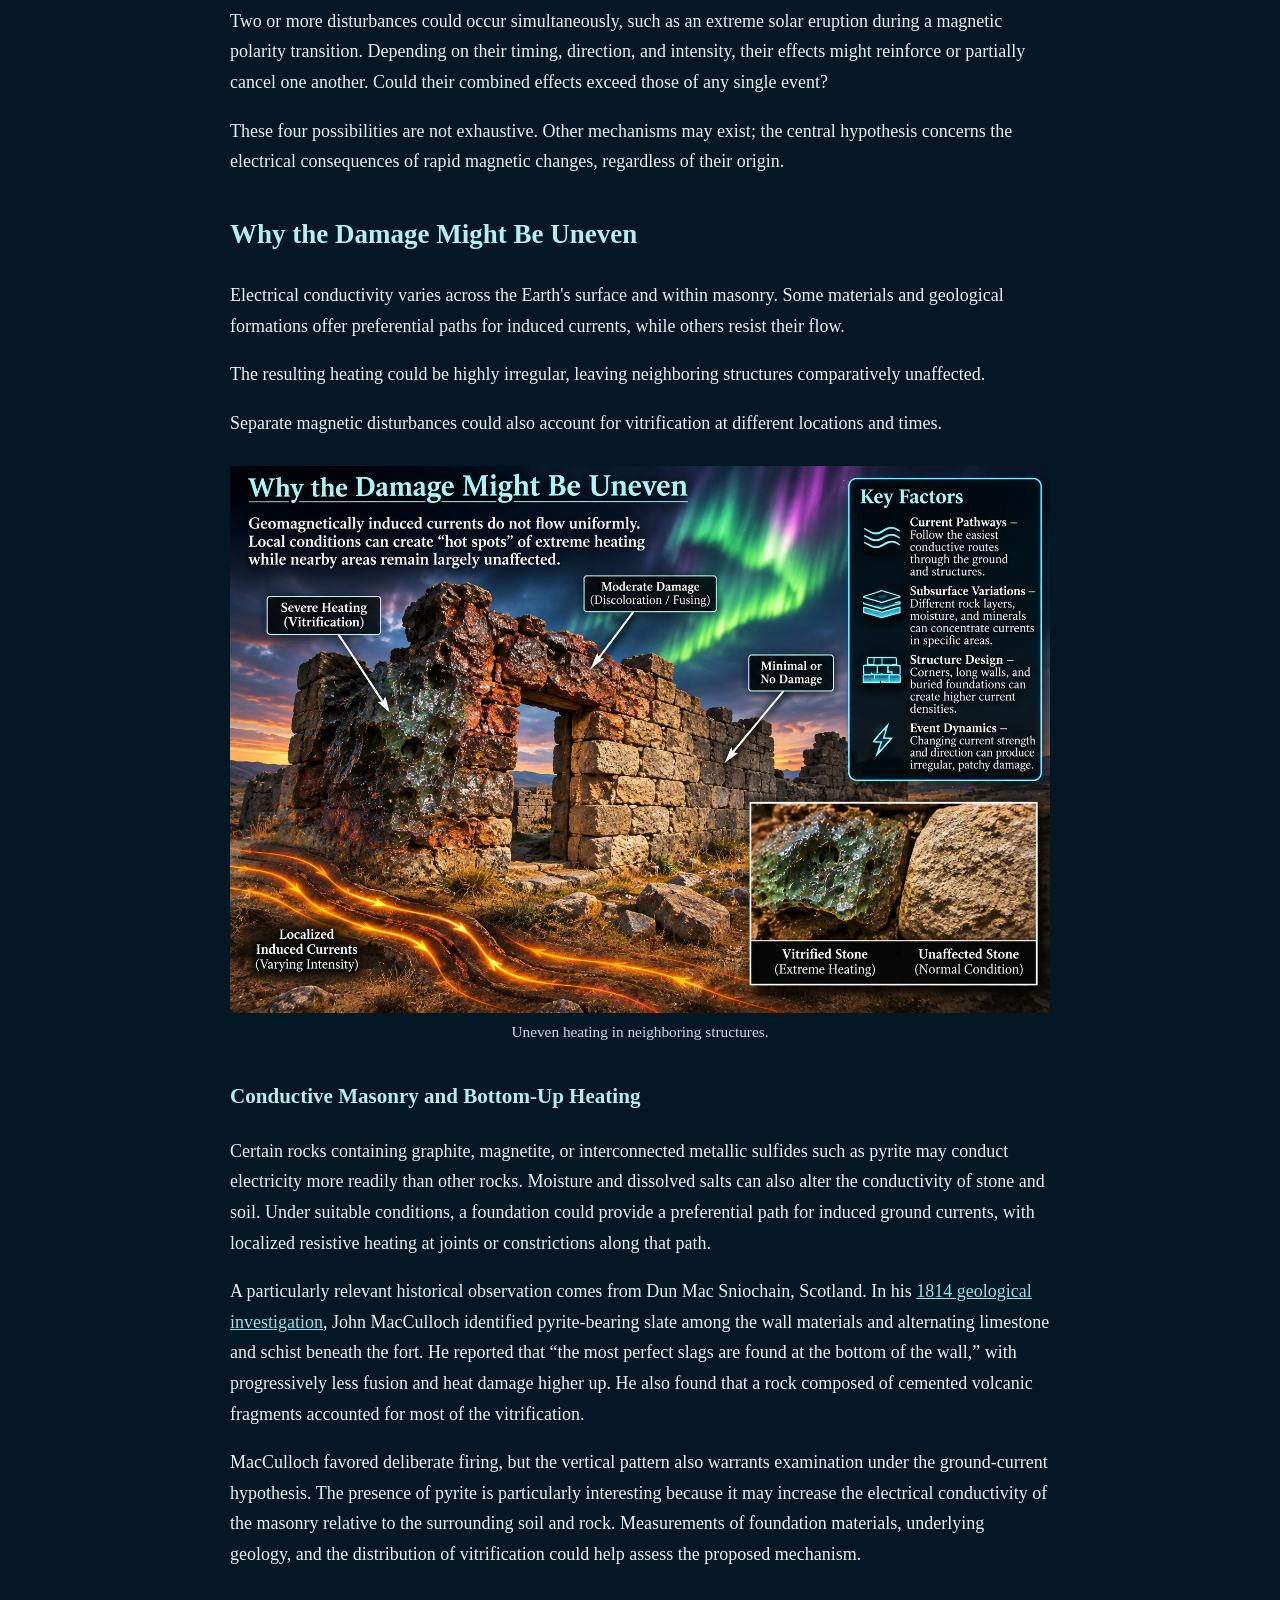
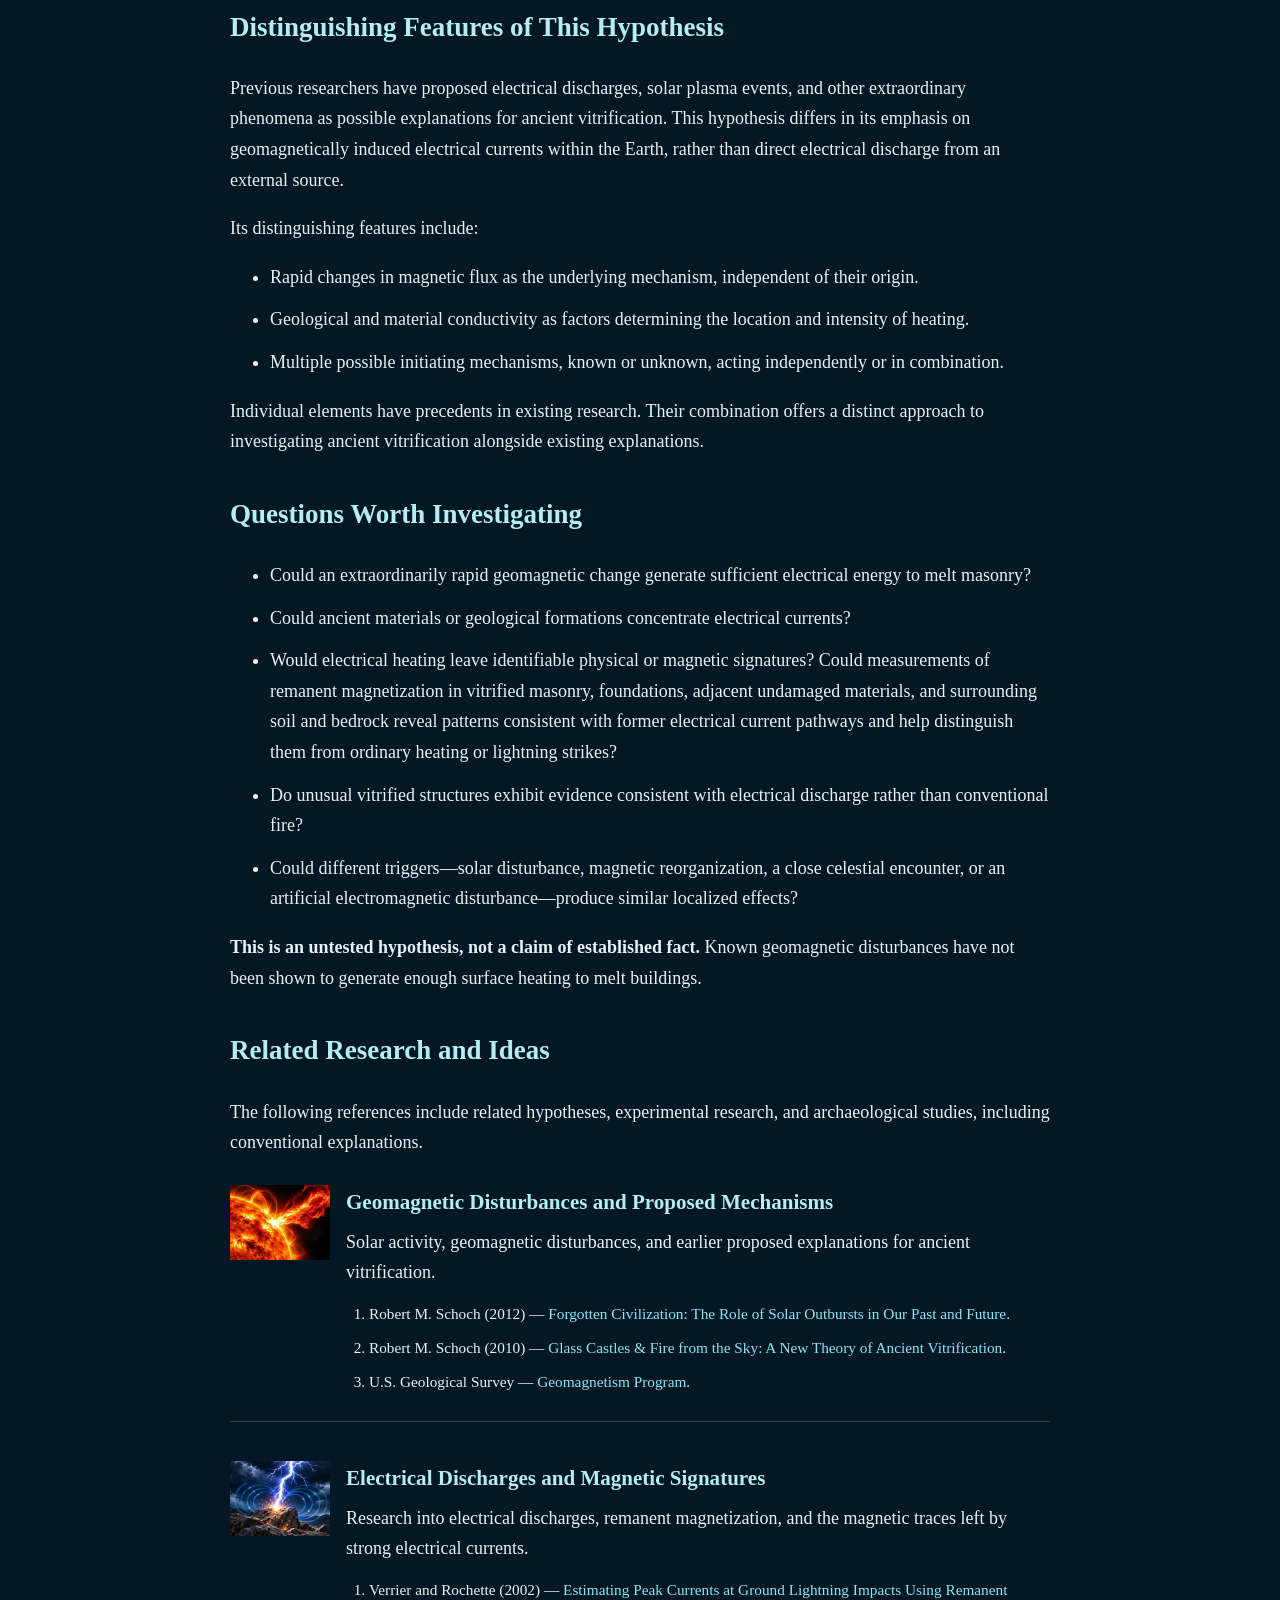
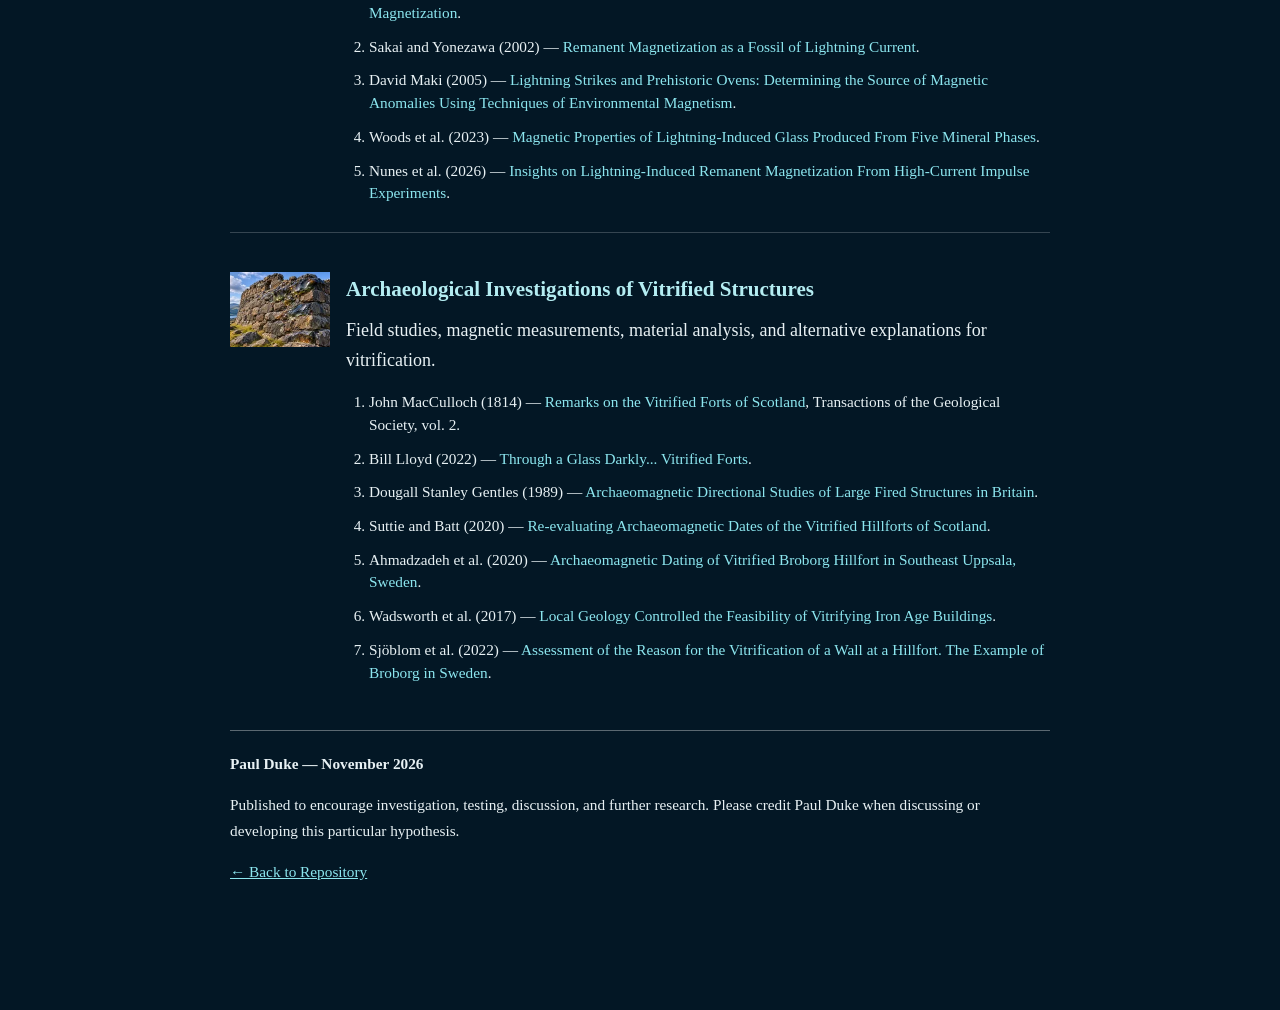
<file: geomagnetic-induction-hypothesis/geomagnetic-induction-hypothesis.html>
<!DOCTYPE html>
<html lang="en">
<head>
<meta charset="UTF-8">
<meta name="viewport" content="width=device-width, initial-scale=1">
<meta name="author" content="Paul Duke">
<title>The Geomagnetic Induction Hypothesis — Paul Duke</title>
  <link rel="stylesheet" href="../assets/style.css">
  <link rel="stylesheet" href="assets/geomagnetic-induction-hypothesis.css">
</head>
<body>
<main>

<p><a href="../index.html">&larr; Back to Repository</a></p>

<h1>The Geomagnetic Induction Hypothesis</h1>

<p class="subtitle">
A possible explanation for localized melting and vitrification
of ancient masonry.
</p>

<p class="byline">
<strong>Proposed by Paul Duke</strong> — November 2026
</p>

<figure class="article-figure">
  <a href="assets/Aurora%20Ribbons%20Over%20Earth.webp" target="_blank" rel="noopener">
    <img src="assets/Aurora%20Ribbons%20Over%20Earth.webp" alt="Auroral ribbons and magnetic field lines over Earth">
  </a>
  <figcaption>Conceptual illustration of an extreme geomagnetic disturbance.</figcaption>
</figure>

<h2>The Observation</h2>

<p>
Ancient structures around the world contain examples of
melted, fused, or vitrified brick and stone.
Some locations exhibit extraordinary heating while
others appear relatively unaffected.
</p>

<p>
Conventional fires and deliberate burning explain some
documented examples. But could an unusual
electrical phenomenon account for others?
</p>

<div class="thesis">
<strong>The Hypothesis</strong>
<p>
An exceptionally rapid and extreme change in Earth's
magnetic field, possibly involving a polarity reversal,
could induce powerful electrical currents within
the Earth's crust.
</p>
<p>
Differences in geological and material conductivity
might concentrate electrical energy in certain
locations, producing intense localized heating,
electrical discharges, and possibly melting.
Nearby areas could remain comparatively unaffected.
</p>
</div>

<h2>Possible Mechanisms</h2>

<p>
The initiating event is unknown. Four possibilities are considered below,
all involving rapid magnetic changes that induce electrical currents in
the ground.
</p>

<h3>1. Solar Disturbance Scenario</h3>

<p>
An unusually powerful solar eruption could severely disturb Earth's
magnetic field, inducing currents in conductive rock, subsurface layers,
and masonry.
</p>

<figure class="article-figure">
  <a href="assets/Geomagnetic%20Induction%20and%20Vitrified%20Masonry.webp" target="_blank" rel="noopener">
    <img src="assets/Geomagnetic%20Induction%20and%20Vitrified%20Masonry.webp" alt="Conceptual diagram showing a solar disturbance and induced ground currents" loading="lazy">
  </a>
  <figcaption>Solar disturbance and induced ground currents.</figcaption>
</figure>

<h3>2. Rapid Pole Shift or Magnetic Reorganization</h3>

<p>
Earth's magnetic field could undergo a rapid internal reorganization,
involving shifting magnetic poles, distorted magnetic flux, or a
transition between magnetic states. Such a disturbance need not originate
from the Sun.
</p>

<figure class="article-figure">
  <a href="assets/Magnetic%20Pole%20Shift%20Infographic.webp" target="_blank" rel="noopener">
    <img src="assets/Magnetic%20Pole%20Shift%20Infographic.webp" alt="Conceptual diagram showing a rapid pole shift or magnetic-field reorganization causing induced currents" loading="lazy">
  </a>
  <figcaption>Rapid magnetic-field reorganization.</figcaption>
</figure>

<h3>3. Close Passage of a Large Celestial Body</h3>

<p>
The close passage of a celestial body possessing a substantial magnetic
field could cause rapid changes in Earth's magnetic flux. Gravitational
and tidal disturbances might also contribute to magnetic instability.
The proposed heating mechanism would not require a direct collision.
</p>

<figure class="article-figure">
  <a href="assets/Earth%E2%80%99s%20Magnetic%20Field%20Under%20Pressure.webp" target="_blank" rel="noopener">
    <img src="assets/Earth%E2%80%99s%20Magnetic%20Field%20Under%20Pressure.webp" alt="Conceptual diagram of a magnetized celestial body passing near Earth and disturbing its magnetic field" loading="lazy">
  </a>
  <figcaption>A close celestial encounter.</figcaption>
</figure>

<h3>4. Artificially Generated Electromagnetic Disturbance</h3>

<p>
The initiating disturbance could also be artificial, arising from an
advanced weapon or technological catastrophe that produces an exceptionally
powerful electromagnetic event.
</p>

<p>
The hypothesis does not require a natural trigger, although no established
archaeological evidence demonstrates the existence of such ancient technology.
</p>

<figure class="article-figure">
  <a href="assets/Geomagnetic%20Disturbance%20Over%20Ancient%20City.webp" target="_blank" rel="noopener">
    <img src="assets/Geomagnetic%20Disturbance%20Over%20Ancient%20City.webp" alt="Conceptual illustration of a fictional saucer above an ancient city experiencing localized heating" loading="lazy">
  </a>
  <figcaption>An artificially generated geomagnetic disturbance.</figcaption>
</figure>

<h3>Combined and Unknown Mechanisms</h3>

<p>
Two or more disturbances could occur simultaneously, such as an extreme
solar eruption during a magnetic polarity transition. Depending on their
timing, direction, and intensity, their effects might reinforce or partially
cancel one another. Could their combined effects exceed those of any
single event?
</p>

<p>
These four possibilities are not exhaustive. Other mechanisms may exist;
the central hypothesis concerns the electrical consequences of rapid
magnetic changes, regardless of their origin.
</p>

<h2>Why the Damage Might Be Uneven</h2>

<p>
Electrical conductivity varies across the Earth's surface and within
masonry. Some materials and geological formations offer preferential
paths for induced currents, while others resist their flow.
</p>

<p>
The resulting heating could be highly irregular, leaving neighboring
structures comparatively unaffected.
</p>

<p>
Separate magnetic disturbances could also account for vitrification
at different locations and times.
</p>

<figure class="article-figure">
  <a href="assets/Uneven%20Damage%20in%20Ancient%20Ruins.webp" target="_blank" rel="noopener">
    <img src="assets/Uneven%20Damage%20in%20Ancient%20Ruins.webp" alt="Conceptual comparison of severely heated and unaffected masonry" loading="lazy">
  </a>
  <figcaption>Uneven heating in neighboring structures.</figcaption>
</figure>

<h3>Conductive Masonry and Bottom-Up Heating</h3>

<p>
Certain rocks containing graphite, magnetite, or interconnected metallic
sulfides such as pyrite may conduct electricity more readily than other
rocks. Moisture and dissolved salts can also alter the conductivity of
stone and soil. Under suitable conditions, a foundation could provide a
preferential path for induced ground currents, with localized resistive
heating at joints or constrictions along that path.
</p>

<p>
A particularly relevant historical observation comes from Dun Mac Sniochain,
Scotland. In his <a href="https://en.wikisource.org/wiki/Transactions_of_the_Geological_Society/Series_1/Volume_2/On_the_Vitrified_Forts_of_Scotland">1814 geological investigation</a>,
John MacCulloch identified pyrite-bearing slate among the wall materials
and alternating limestone and schist beneath the fort. He reported that
&ldquo;the most perfect slags are found at the bottom of the wall,&rdquo;
with progressively less fusion and heat damage higher up. He also found
that a rock composed of cemented volcanic fragments accounted for most of
the vitrification.
</p>

<p>
MacCulloch favored deliberate firing, but the vertical pattern also
warrants examination under the ground-current hypothesis. The presence of pyrite is particularly interesting because it may increase the electrical conductivity of the masonry relative to the surrounding soil and rock. Measurements of foundation materials,
underlying geology, and the distribution of vitrification could help
assess the proposed mechanism.
</p>

<h2>Distinguishing Features of This Hypothesis</h2>

<p>
Previous researchers have proposed electrical discharges, solar plasma
events, and other extraordinary phenomena as possible explanations for
ancient vitrification. This hypothesis differs in its emphasis on
geomagnetically induced electrical currents within the Earth, rather
than direct electrical discharge from an external source.
</p>

<p>Its distinguishing features include:</p>

<ul>
<li>Rapid changes in magnetic flux as the underlying mechanism,
independent of their origin.</li>
<li>Geological and material conductivity as factors determining the
location and intensity of heating.</li>
<li>Multiple possible initiating mechanisms, known or unknown, acting
independently or in combination.</li>
</ul>

<p>
Individual elements have precedents in existing research. Their combination
offers a distinct approach to investigating ancient vitrification alongside
existing explanations.
</p>

<h2>Questions Worth Investigating</h2>

<ul>
<li>
Could an extraordinarily rapid geomagnetic change
generate sufficient electrical energy to melt masonry?
</li>
<li>
Could ancient materials or geological formations
concentrate electrical currents?
</li>
<li>
Would electrical heating leave identifiable
physical or magnetic signatures? Could measurements of remanent
magnetization in vitrified masonry, foundations, adjacent undamaged
materials, and surrounding soil and bedrock reveal patterns consistent
with former electrical current pathways and help distinguish them from
ordinary heating or lightning strikes?
</li>
<li>
Do unusual vitrified structures exhibit evidence
consistent with electrical discharge rather
than conventional fire?
</li>
<li>
Could different triggers&mdash;solar disturbance,
magnetic reorganization, a close celestial encounter, or an artificial
electromagnetic disturbance&mdash;produce similar
localized effects?
</li>
</ul>

<p>
<strong>
This is an untested hypothesis, not a claim of
established fact.
</strong>
Known geomagnetic disturbances have not been shown
to generate enough surface heating to melt buildings.
</p>

<h2>Related Research and Ideas</h2>
<p>The following references include related hypotheses, experimental research, and archaeological studies, including conventional explanations.</p>
<section>
  <div class="thumbnail-row reference-entry">
    <div class="thumbnail-link"><img src="assets/thumbnails/Geomagnetic%20Disturbances.webp" alt="Solar eruption" width="100" height="75" loading="lazy"></div>
    <div class="thumbnail-text">
      <h3 style="margin: 0 0 0.3em;">Geomagnetic Disturbances and Proposed Mechanisms</h3>
      <p style="margin: 0;">Solar activity, geomagnetic disturbances, and earlier proposed explanations for ancient vitrification.</p>
    </div>
  </div>
  <ol class="reference-list">
    <li><strong>Robert M. Schoch (2012)</strong> — <a href="https://www.robertschoch.com/publications.html"><em>Forgotten Civilization: The Role of Solar Outbursts in Our Past and Future</em></a>.</li>
    <li><strong>Robert M. Schoch (2010)</strong> — <a href="https://studylib.net/doc/8356181/glass-castles-and-fire-from-the-sky"><em>Glass Castles &amp; Fire from the Sky: A New Theory of Ancient Vitrification</em></a>.</li>
    <li><strong>U.S. Geological Survey</strong> — <a href="https://www.usgs.gov/programs/geomagnetism"><em>Geomagnetism Program</em></a>.</li>
  </ol>
</section>

<section>
  <div class="thumbnail-row reference-entry">
    <div class="thumbnail-link"><img src="assets/thumbnails/Electrical%20and%20Magnetic%20Signatures.webp" alt="Lightning striking rock" width="100" height="75" loading="lazy"></div>
    <div class="thumbnail-text">
      <h3 style="margin: 0 0 0.3em;">Electrical Discharges and Magnetic Signatures</h3>
      <p style="margin: 0;">Research into electrical discharges, remanent magnetization, and the magnetic traces left by strong electrical currents.</p>
    </div>
  </div>
  <ol class="reference-list">
    <li><strong>Verrier and Rochette (2002)</strong> — <a href="https://doi.org/10.1029/2002GL015207"><em>Estimating Peak Currents at Ground Lightning Impacts Using Remanent Magnetization</em></a>.</li>
    <li><strong>Sakai and Yonezawa (2002)</strong> — <a href="https://www.jstage.jst.go.jp/article/pjab1977/78/1/78_1_1/_article/-char/en"><em>Remanent Magnetization as a Fossil of Lightning Current</em></a>.</li>
    <li><strong>David Maki (2005)</strong> — <a href="https://doi.org/10.1002/gea.20059"><em>Lightning Strikes and Prehistoric Ovens: Determining the Source of Magnetic Anomalies Using Techniques of Environmental Magnetism</em></a>.</li>
    <li><strong>Woods et al. (2023)</strong> — <a href="https://doi.org/10.1029/2023JB026561"><em>Magnetic Properties of Lightning-Induced Glass Produced From Five Mineral Phases</em></a>.</li>
    <li><strong>Nunes et al. (2026)</strong> — <a href="https://doi.org/10.1029/2025JB033096"><em>Insights on Lightning-Induced Remanent Magnetization From High-Current Impulse Experiments</em></a>.</li>
  </ol>
</section>

<section>
  <div class="thumbnail-row reference-entry">
    <div class="thumbnail-link"><img src="assets/thumbnails/Archaeological%20Investigations.webp" alt="Vitrified stone masonry" width="100" height="75" loading="lazy"></div>
    <div class="thumbnail-text">
      <h3 style="margin: 0 0 0.3em;">Archaeological Investigations of Vitrified Structures</h3>
      <p style="margin: 0;">Field studies, magnetic measurements, material analysis, and alternative explanations for vitrification.</p>
    </div>
  </div>
  <ol class="reference-list">
    <li><strong>John MacCulloch (1814)</strong> — <a href="https://en.wikisource.org/wiki/Transactions_of_the_Geological_Society/Series_1/Volume_2/On_the_Vitrified_Forts_of_Scotland"><em>Remarks on the Vitrified Forts of Scotland</em></a>, Transactions of the Geological Society, vol. 2.</li>
    <li><strong>Bill Lloyd (2022)</strong> — <a href="https://billlloyd.co.uk/through-a-glass-darkly/"><em>Through a Glass Darkly... Vitrified Forts</em></a>.</li>
    <li><strong>Dougall Stanley Gentles (1989)</strong> — <a href="https://pearl.plymouth.ac.uk/gees-theses/13/"><em>Archaeomagnetic Directional Studies of Large Fired Structures in Britain</em></a>.</li>
    <li><strong>Suttie and Batt (2020)</strong> — <a href="https://doi.org/10.1016/j.jasrep.2020.102233"><em>Re-evaluating Archaeomagnetic Dates of the Vitrified Hillforts of Scotland</em></a>.</li>
    <li><strong>Ahmadzadeh et al. (2020)</strong> — <a href="https://doi.org/10.1016/j.jasrep.2020.102311"><em>Archaeomagnetic Dating of Vitrified Broborg Hillfort in Southeast Uppsala, Sweden</em></a>.</li>
    <li><strong>Wadsworth et al. (2017)</strong> — <a href="https://doi.org/10.1038/srep40028"><em>Local Geology Controlled the Feasibility of Vitrifying Iron Age Buildings</em></a>.</li>
    <li><strong>Sjöblom et al. (2022)</strong> — <a href="https://doi.org/10.1016/j.jasrep.2022.103459"><em>Assessment of the Reason for the Vitrification of a Wall at a Hillfort. The Example of Broborg in Sweden</em></a>.</li>
  </ol>
</section>

<footer>
<strong>Paul Duke — November 2026</strong>
<p>
Published to encourage investigation, testing,
discussion, and further research.
Please credit Paul Duke when discussing or
developing this particular hypothesis.
</p>
<p><a href="../index.html">&larr; Back to Repository</a></p>
</footer>

</main>
</body>
</html>
</file>
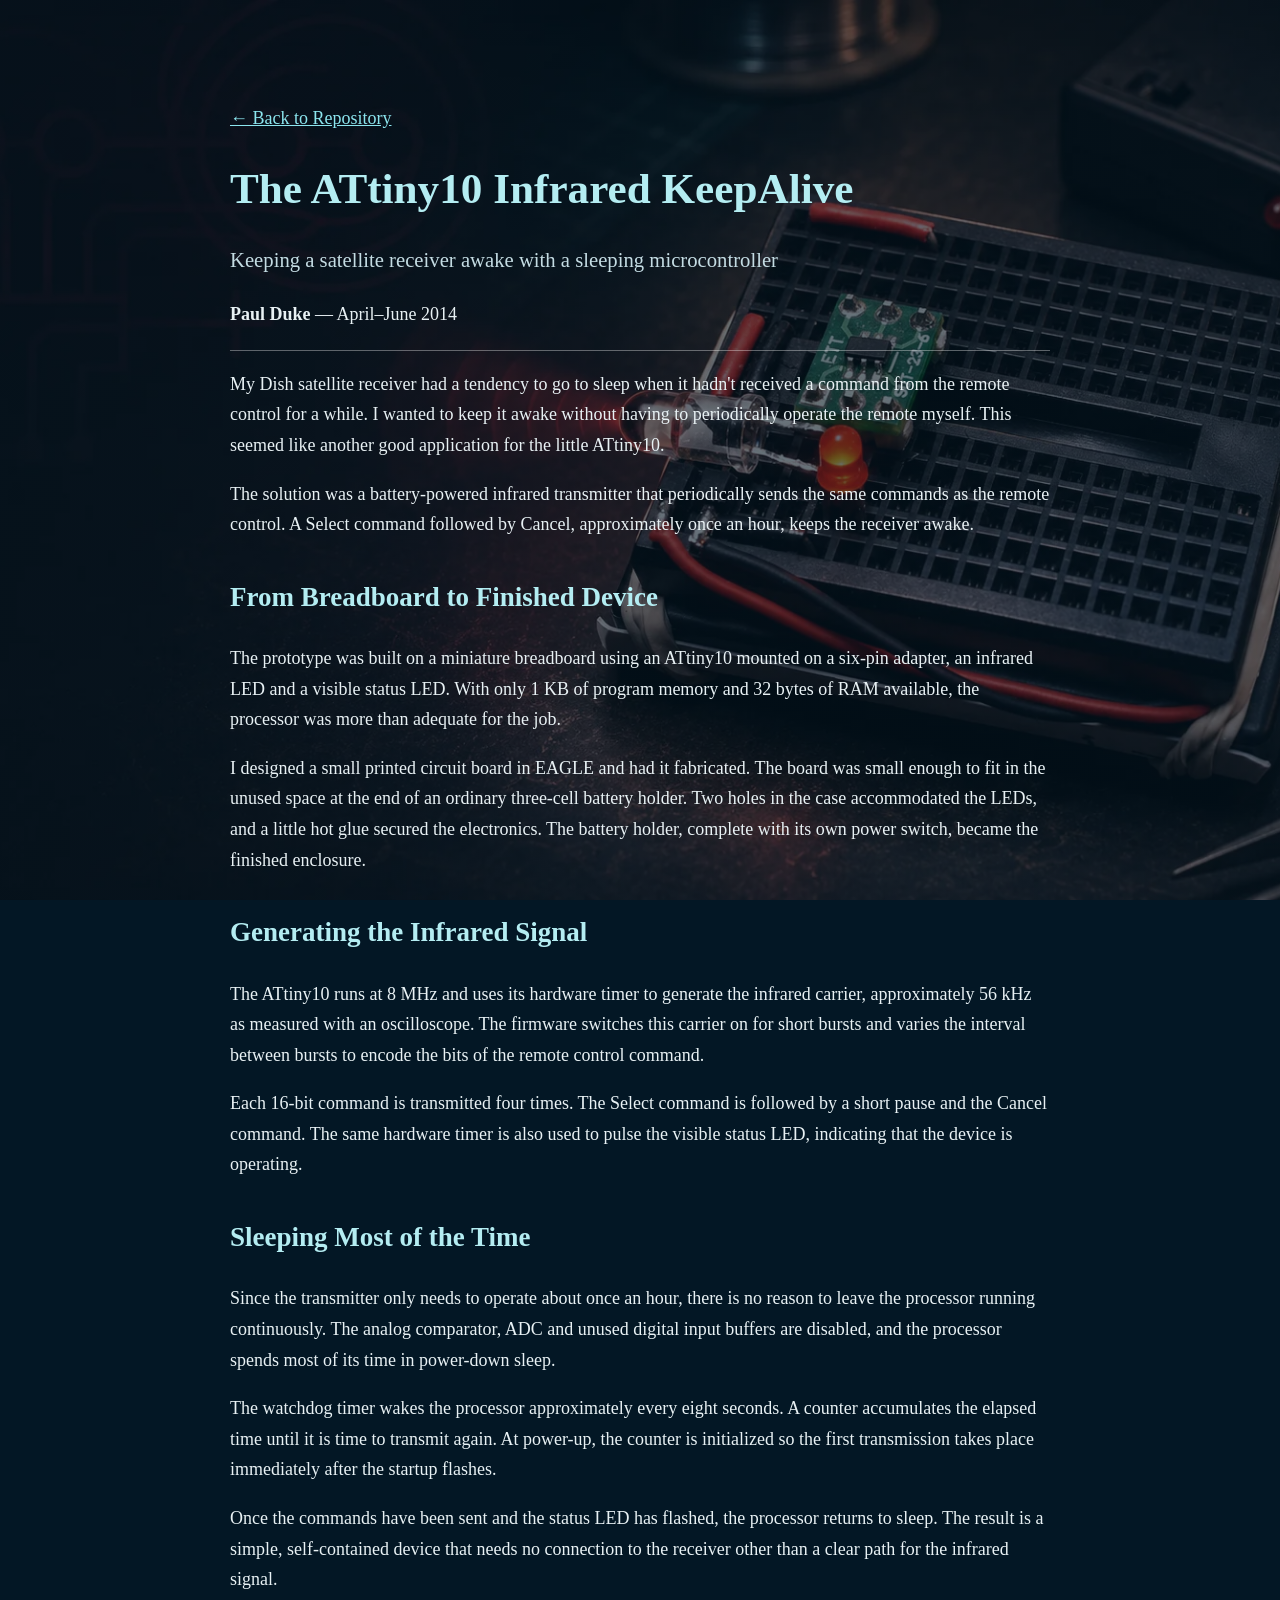
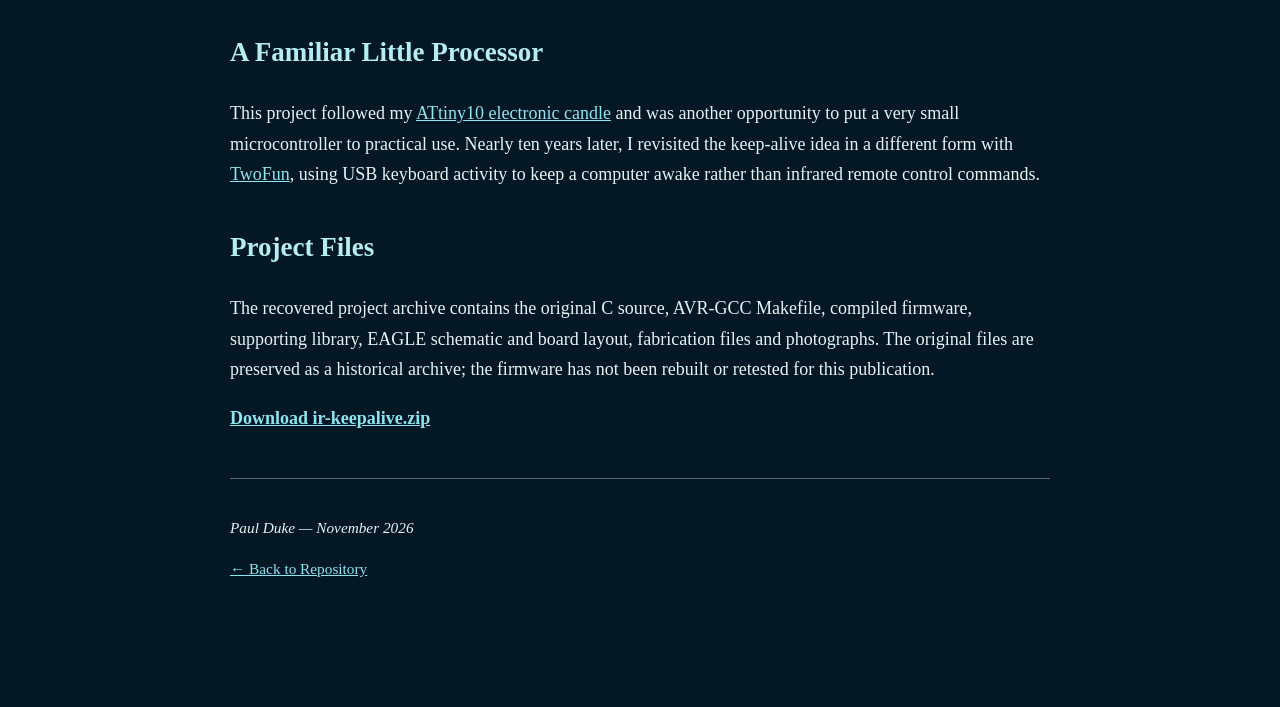
<file: ir-keepalive/ir-keepalive.html>
<!DOCTYPE html>
<html lang="en">
<head>
  <meta charset="UTF-8">
  <meta name="viewport" content="width=device-width, initial-scale=1">
  <meta name="author" content="Paul Duke">
  <title>The ATtiny10 Infrared KeepAlive — Paul Duke</title>
  <link rel="stylesheet" href="../assets/style.css">
  <link rel="stylesheet" href="assets/ir-keepalive.css">
</head>
<body>
<main>
  <p><a href="../index.html">&larr; Back to Repository</a></p>
  <h1>The ATtiny10 Infrared KeepAlive</h1>
  <p class="subtitle">Keeping a satellite receiver awake with a sleeping microcontroller</p>
  <p class="byline"><strong>Paul Duke</strong> — April–June 2014</p>
  <p>My Dish satellite receiver had a tendency to go to sleep when it hadn't received a command from the remote control for a while. I wanted to keep it awake without having to periodically operate the remote myself. This seemed like another good application for the little ATtiny10.</p>
  <p>The solution was a battery-powered infrared transmitter that periodically sends the same commands as the remote control. A Select command followed by Cancel, approximately once an hour, keeps the receiver awake.</p>
  <h2>From Breadboard to Finished Device</h2>
  <p>The prototype was built on a miniature breadboard using an ATtiny10 mounted on a six-pin adapter, an infrared LED and a visible status LED. With only 1 KB of program memory and 32 bytes of RAM available, the processor was more than adequate for the job.</p>
  <p>I designed a small printed circuit board in EAGLE and had it fabricated. The board was small enough to fit in the unused space at the end of an ordinary three-cell battery holder. Two holes in the case accommodated the LEDs, and a little hot glue secured the electronics. The battery holder, complete with its own power switch, became the finished enclosure.</p>
  <h2>Generating the Infrared Signal</h2>
  <p>The ATtiny10 runs at 8 MHz and uses its hardware timer to generate the infrared carrier, approximately 56 kHz as measured with an oscilloscope. The firmware switches this carrier on for short bursts and varies the interval between bursts to encode the bits of the remote control command.</p>
  <p>Each 16-bit command is transmitted four times. The Select command is followed by a short pause and the Cancel command. The same hardware timer is also used to pulse the visible status LED, indicating that the device is operating.</p>
  <h2>Sleeping Most of the Time</h2>
  <p>Since the transmitter only needs to operate about once an hour, there is no reason to leave the processor running continuously. The analog comparator, ADC and unused digital input buffers are disabled, and the processor spends most of its time in power-down sleep.</p>
  <p>The watchdog timer wakes the processor approximately every eight seconds. A counter accumulates the elapsed time until it is time to transmit again. At power-up, the counter is initialized so the first transmission takes place immediately after the startup flashes.</p>
  <p>Once the commands have been sent and the status LED has flashed, the processor returns to sleep. The result is a simple, self-contained device that needs no connection to the receiver other than a clear path for the infrared signal.</p>
  <h2>A Familiar Little Processor</h2>
  <p>This project followed my <a href="../attiny10-candle/attiny10-candle.html">ATtiny10 electronic candle</a> and was another opportunity to put a very small microcontroller to practical use. Nearly ten years later, I revisited the keep-alive idea in a different form with <a href="../twofun/twofun.html">TwoFun</a>, using USB keyboard activity to keep a computer awake rather than infrared remote control commands.</p>
  <h2>Project Files</h2>
  <p>The recovered project archive contains the original C source, AVR-GCC Makefile, compiled firmware, supporting library, EAGLE schematic and board layout, fabrication files and photographs. The original files are preserved as a historical archive; the firmware has not been rebuilt or retested for this publication.</p>
  <p><strong><a href="downloads/ir-keepalive.zip" download>Download ir-keepalive.zip</a></strong></p>
  <footer>
    <p><em>Paul Duke — November 2026</em></p>
    <p><a href="../index.html">&larr; Back to Repository</a></p>
  </footer>
</main>
</body>
</html>
</file>
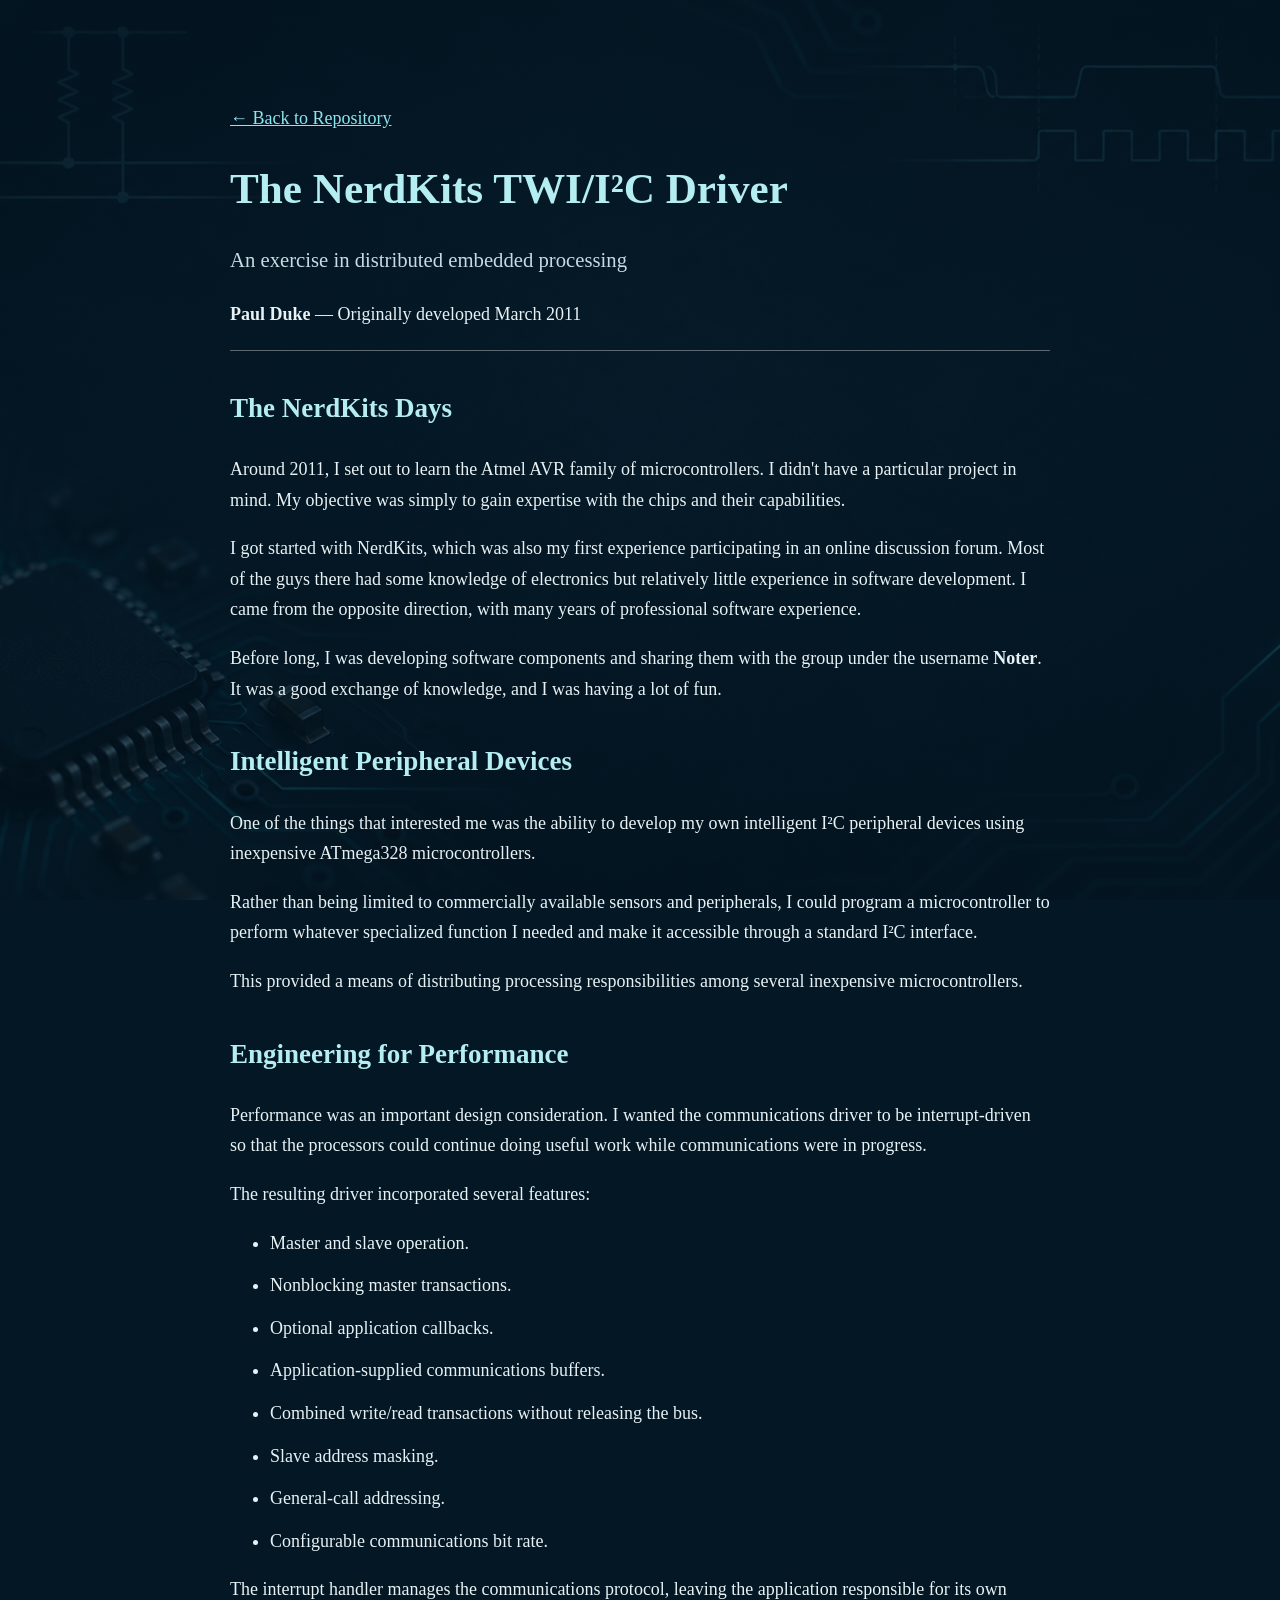
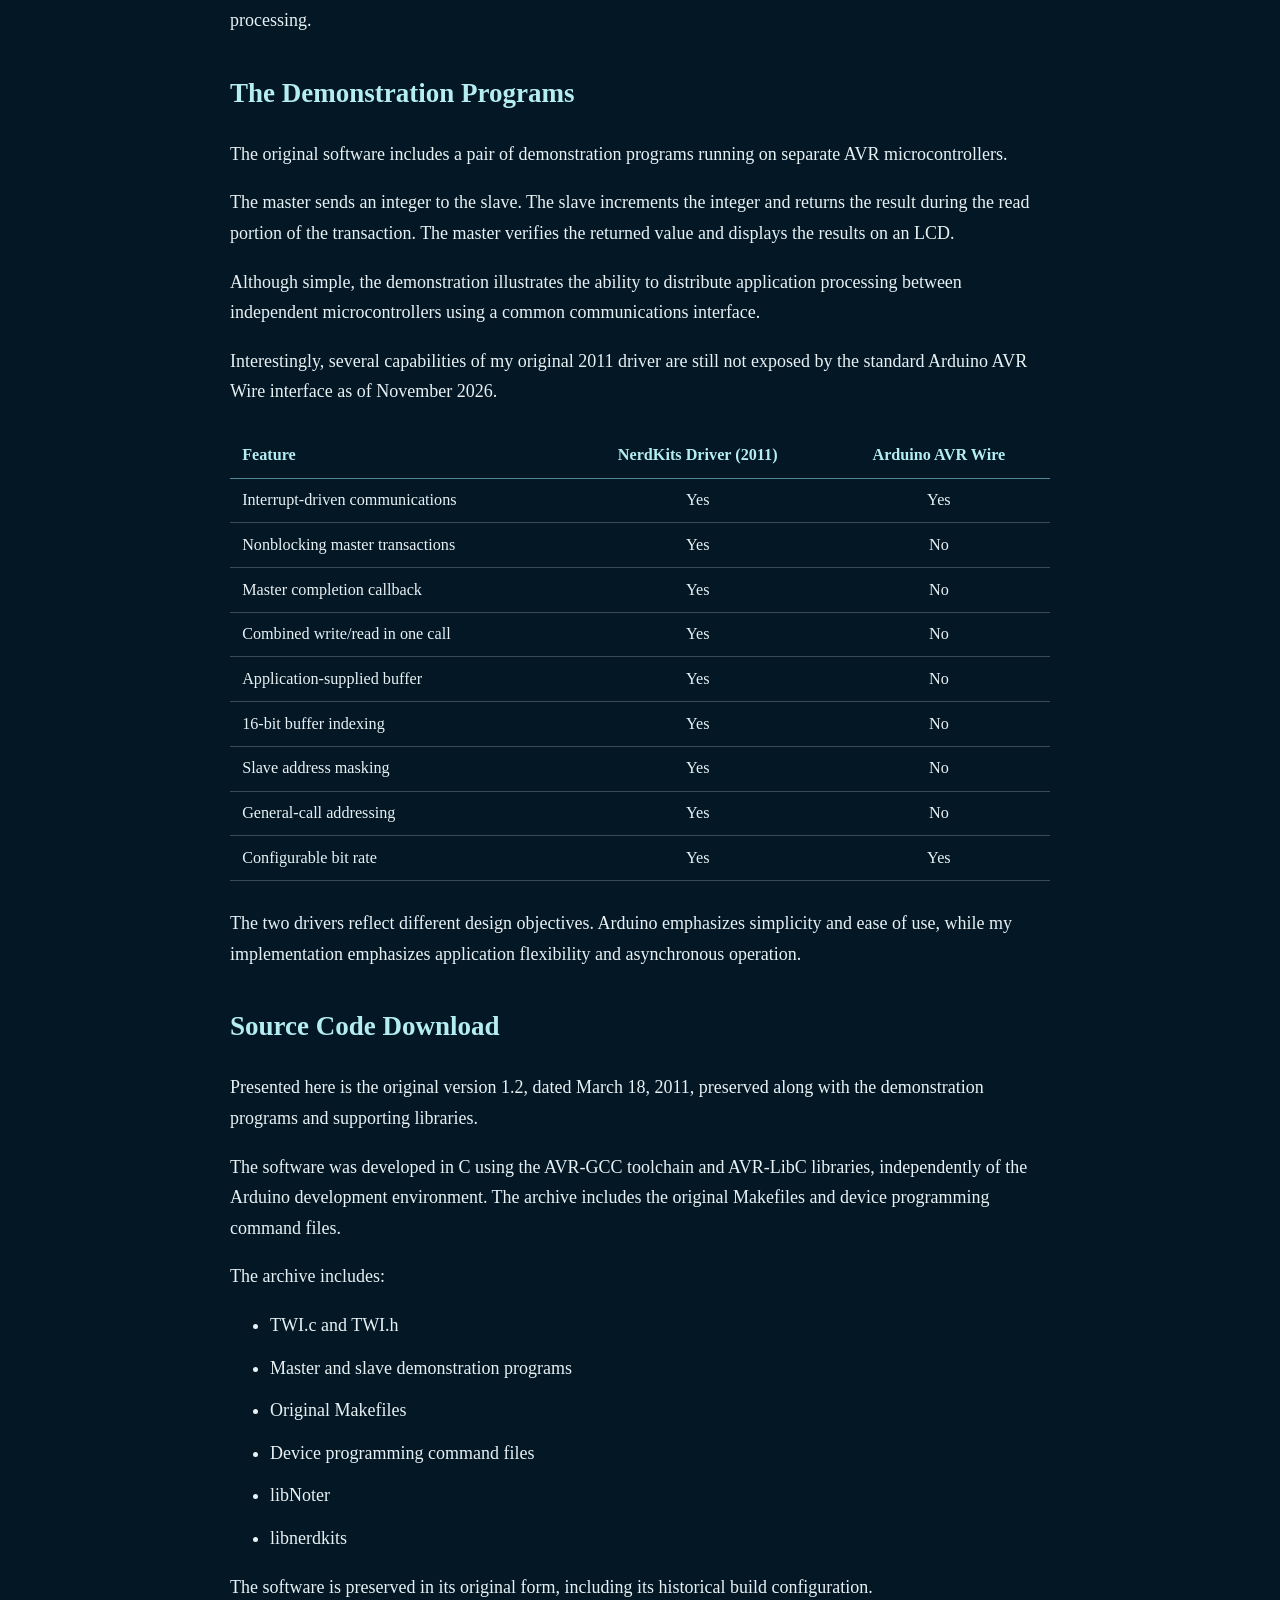
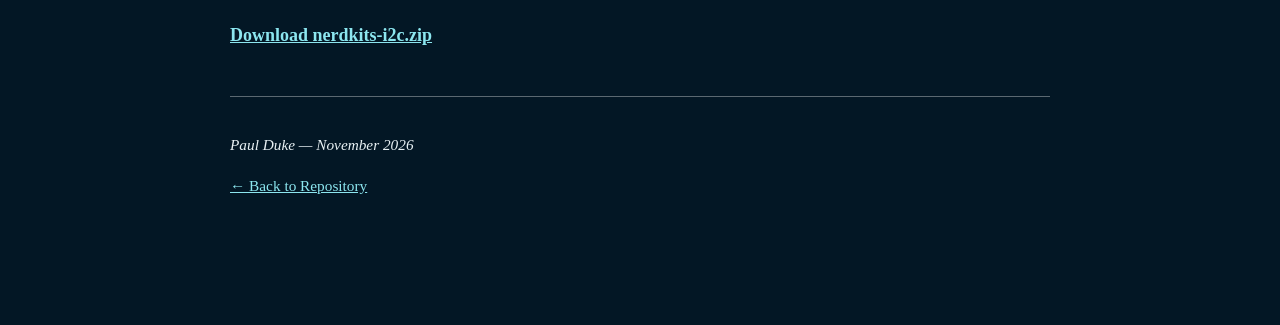
<file: nerdkits-i2c/nerdkits-i2c.html>
<!DOCTYPE html>
<html lang="en">
<head>
  <meta charset="UTF-8">
  <meta name="viewport" content="width=device-width, initial-scale=1">
  <meta name="author" content="Paul Duke">
  <title>The NerdKits TWI/I²C Driver — Paul Duke</title>
  <link rel="stylesheet" href="../assets/style.css">
  <link rel="stylesheet" href="assets/nerdkits-i2c.css">
</head>
<body>
<main>
  <p><a href="../index.html">&larr; Back to Repository</a></p>
  <h1>The NerdKits TWI/I²C Driver</h1>
  <p class="subtitle">An exercise in distributed embedded processing</p>
  <p class="byline"><strong>Paul Duke</strong> — Originally developed March 2011</p>

  <h2>The NerdKits Days</h2>
  <p>Around 2011, I set out to learn the Atmel AVR family of microcontrollers. I didn't have a particular project in mind. My objective was simply to gain expertise with the chips and their capabilities.</p>
  <p>I got started with NerdKits, which was also my first experience participating in an online discussion forum. Most of the guys there had some knowledge of electronics but relatively little experience in software development. I came from the opposite direction, with many years of professional software experience.</p>
  <p>Before long, I was developing software components and sharing them with the group under the username <strong>Noter</strong>. It was a good exchange of knowledge, and I was having a lot of fun.</p>

  <h2>Intelligent Peripheral Devices</h2>
  <p>One of the things that interested me was the ability to develop my own intelligent I²C peripheral devices using inexpensive ATmega328 microcontrollers.</p>
  <p>Rather than being limited to commercially available sensors and peripherals, I could program a microcontroller to perform whatever specialized function I needed and make it accessible through a standard I²C interface.</p>
  <p>This provided a means of distributing processing responsibilities among several inexpensive microcontrollers.</p>

  <h2>Engineering for Performance</h2>
  <p>Performance was an important design consideration. I wanted the communications driver to be interrupt-driven so that the processors could continue doing useful work while communications were in progress.</p>
  <p>The resulting driver incorporated several features:</p>
  <ul>
    <li>Master and slave operation.</li>
    <li>Nonblocking master transactions.</li>
    <li>Optional application callbacks.</li>
    <li>Application-supplied communications buffers.</li>
    <li>Combined write/read transactions without releasing the bus.</li>
    <li>Slave address masking.</li>
    <li>General-call addressing.</li>
    <li>Configurable communications bit rate.</li>
  </ul>
  <p>The interrupt handler manages the communications protocol, leaving the application responsible for its own processing.</p>

  <h2>The Demonstration Programs</h2>
  <p>The original software includes a pair of demonstration programs running on separate AVR microcontrollers.</p>
  <p>The master sends an integer to the slave. The slave increments the integer and returns the result during the read portion of the transaction. The master verifies the returned value and displays the results on an LCD.</p>
  <p>Although simple, the demonstration illustrates the ability to distribute application processing between independent microcontrollers using a common communications interface.</p>
  <p>Interestingly, several capabilities of my original 2011 driver are still not exposed by the standard Arduino AVR Wire interface as of November 2026.</p>
  <div class="comparison-wrap">
    <table class="driver-comparison">
      <thead><tr><th scope="col">Feature</th><th scope="col">NerdKits Driver (2011)</th><th scope="col">Arduino AVR Wire</th></tr></thead>
      <tbody>
        <tr><th scope="row">Interrupt-driven communications</th><td>Yes</td><td>Yes</td></tr>
        <tr><th scope="row">Nonblocking master transactions</th><td>Yes</td><td>No</td></tr>
        <tr><th scope="row">Master completion callback</th><td>Yes</td><td>No</td></tr>
        <tr><th scope="row">Combined write/read in one call</th><td>Yes</td><td>No</td></tr>
        <tr><th scope="row">Application-supplied buffer</th><td>Yes</td><td>No</td></tr>
        <tr><th scope="row">16-bit buffer indexing</th><td>Yes</td><td>No</td></tr>
        <tr><th scope="row">Slave address masking</th><td>Yes</td><td>No</td></tr>
        <tr><th scope="row">General-call addressing</th><td>Yes</td><td>No</td></tr>
        <tr><th scope="row">Configurable bit rate</th><td>Yes</td><td>Yes</td></tr>
      </tbody>
    </table>
  </div>
  <p>The two drivers reflect different design objectives. Arduino emphasizes simplicity and ease of use, while my implementation emphasizes application flexibility and asynchronous operation.</p>

  <h2>Source Code Download</h2>
  <p>Presented here is the original version 1.2, dated March 18, 2011, preserved along with the demonstration programs and supporting libraries.</p>
  <p>The software was developed in C using the AVR-GCC toolchain and AVR-LibC libraries, independently of the Arduino development environment. The archive includes the original Makefiles and device programming command files.</p>
  <p>The archive includes:</p>
  <ul>
    <li>TWI.c and TWI.h</li>
    <li>Master and slave demonstration programs</li>
    <li>Original Makefiles</li>
    <li>Device programming command files</li>
    <li>libNoter</li>
    <li>libnerdkits</li>
  </ul>
  <p>The software is preserved in its original form, including its historical build configuration.</p>
  <p><strong><a href="downloads/nerdkits-i2c.zip" download>Download nerdkits-i2c.zip</a></strong></p>
  <footer>
    <p><em>Paul Duke — November 2026</em></p>
    <p><a href="../index.html">&larr; Back to Repository</a></p>
  </footer>
</main>
</body>
</html>
</file>
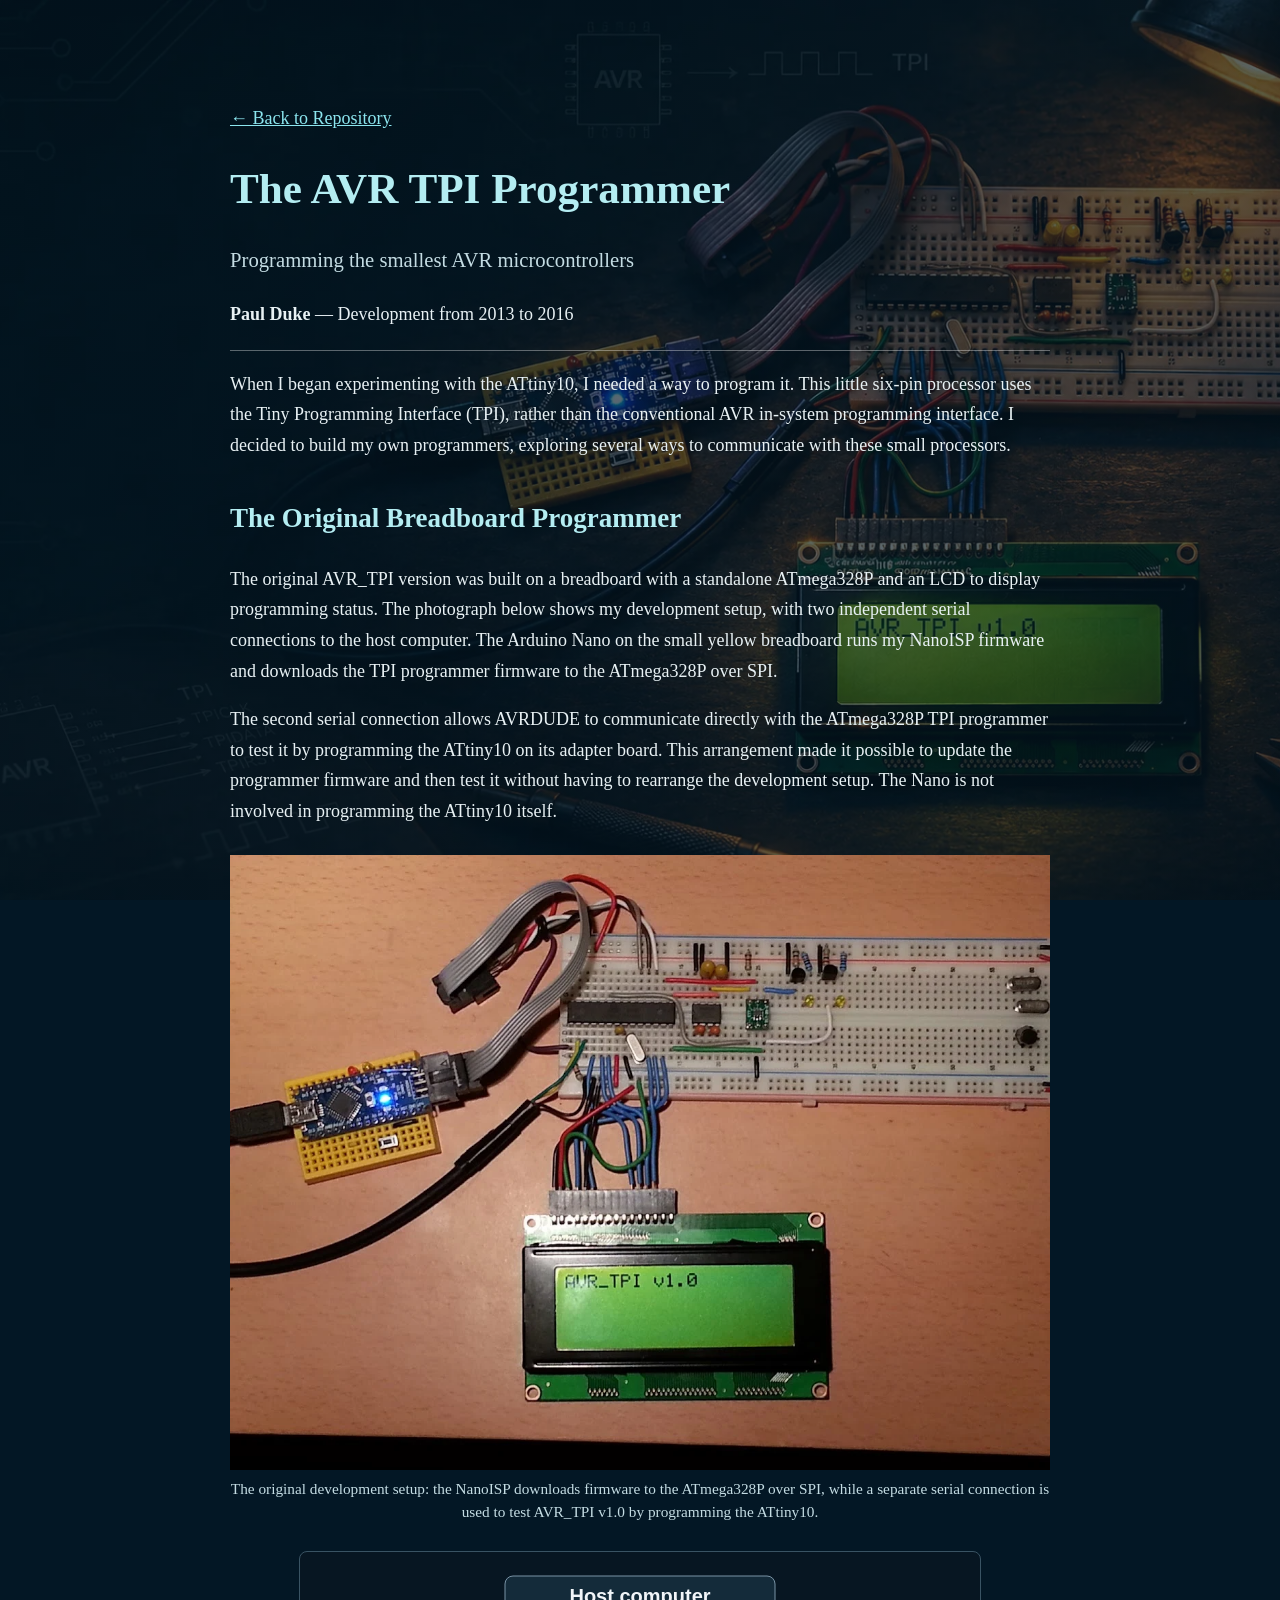
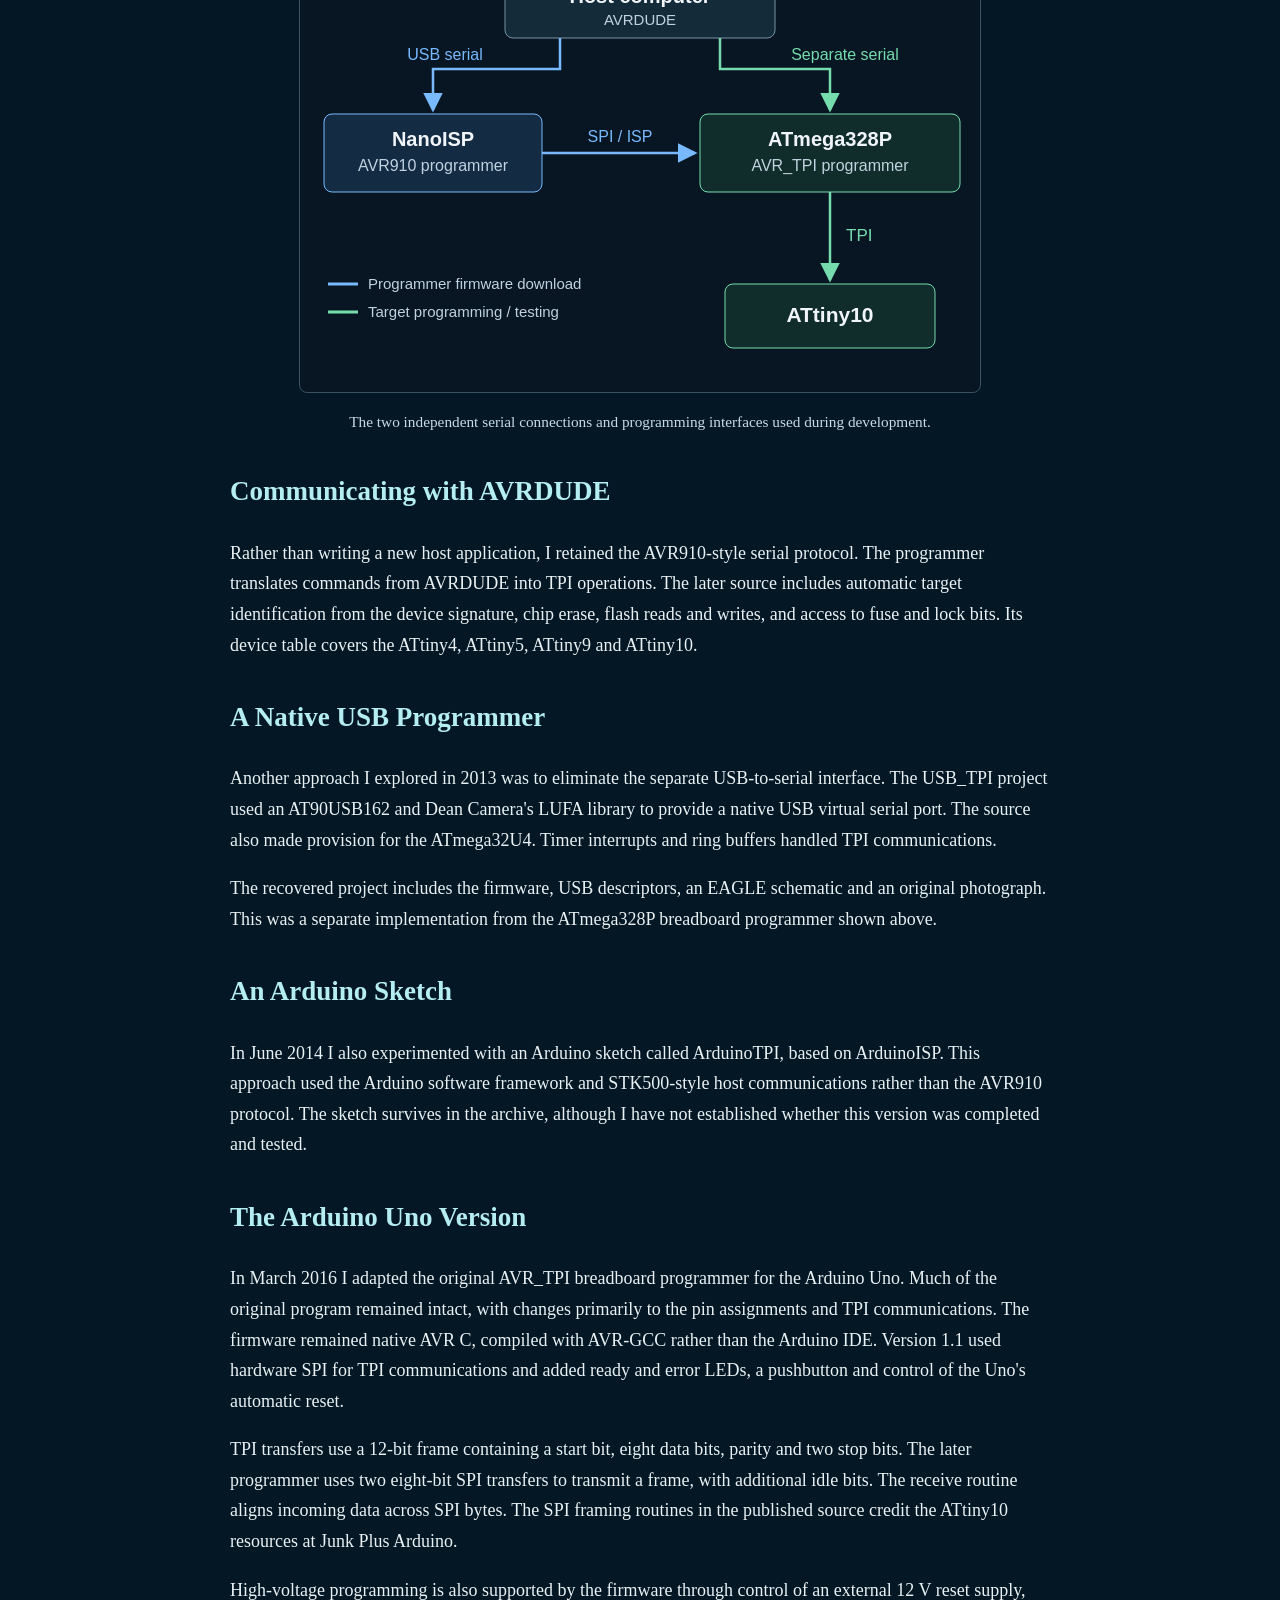
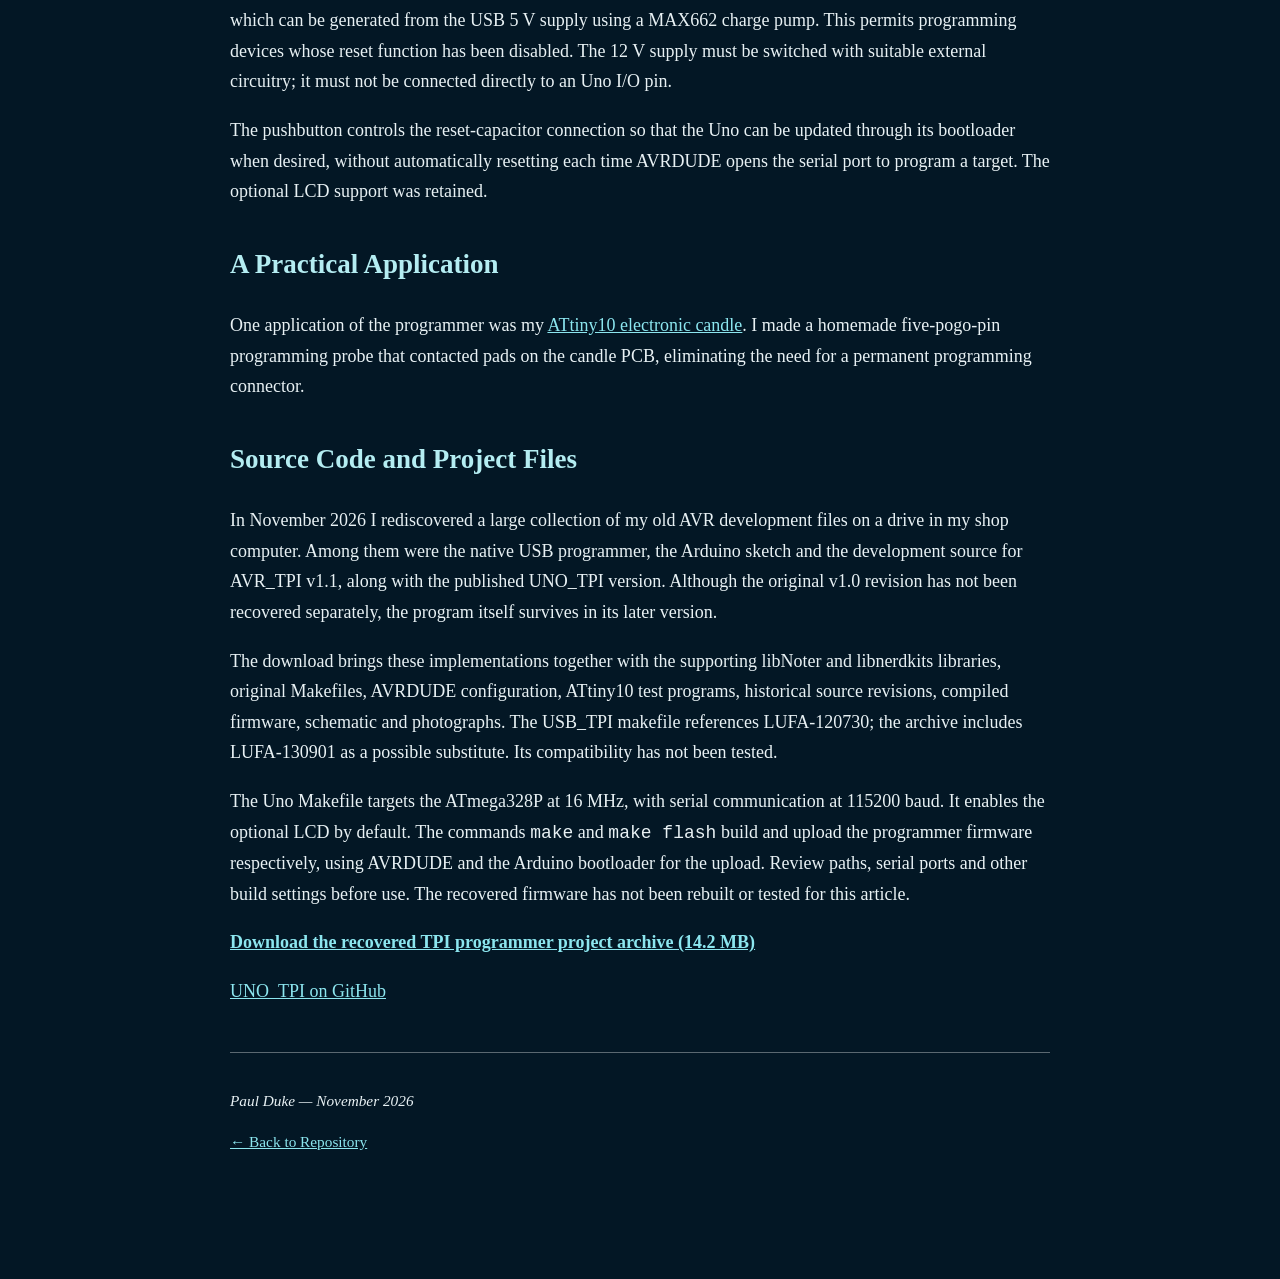
<file: tpi-programmer/tpi-programmer.html>
<!DOCTYPE html>
<html lang="en">
<head>
  <meta charset="UTF-8">
  <meta name="viewport" content="width=device-width, initial-scale=1">
  <meta name="author" content="Paul Duke">
  <title>The AVR TPI Programmer — Paul Duke</title>
  <link rel="stylesheet" href="../assets/style.css">
  <link rel="stylesheet" href="assets/tpi-programmer.css">
</head>
<body>
<main>
  <p><a href="../index.html">&larr; Back to Repository</a></p>
  <h1>The AVR TPI Programmer</h1>
  <p class="subtitle">Programming the smallest AVR microcontrollers</p>
  <p class="byline"><strong>Paul Duke</strong> — Development from 2013 to 2016</p>
  <p>When I began experimenting with the ATtiny10, I needed a way to program it. This little six-pin processor uses the Tiny Programming Interface (TPI), rather than the conventional AVR in-system programming interface. I decided to build my own programmers, exploring several ways to communicate with these small processors.</p>
  <h2>The Original Breadboard Programmer</h2>
  <p>The original AVR_TPI version was built on a breadboard with a standalone ATmega328P and an LCD to display programming status. The photograph below shows my development setup, with two independent serial connections to the host computer. The Arduino Nano on the small yellow breadboard runs my NanoISP firmware and downloads the TPI programmer firmware to the ATmega328P over SPI.</p>
  <p>The second serial connection allows AVRDUDE to communicate directly with the ATmega328P TPI programmer to test it by programming the ATtiny10 on its adapter board. This arrangement made it possible to update the programmer firmware and then test it without having to rearrange the development setup. The Nano is not involved in programming the ATtiny10 itself.</p>
  <figure class="article-figure">
    <a href="assets/original-tpi-programmer.webp"><img src="assets/original-tpi-programmer.webp" alt="Original breadboard TPI programmer, Nano ISP programmer and LCD displaying AVR_TPI v1.0"></a>
    <figcaption>The original development setup: the NanoISP downloads firmware to the ATmega328P over SPI, while a separate serial connection is used to test AVR_TPI v1.0 by programming the ATtiny10.</figcaption>
  </figure>
  <figure class="article-figure">
    <svg xmlns="http://www.w3.org/2000/svg" viewBox="0 0 680 440" role="img" aria-labelledby="paths-title paths-desc" style="display:block;width:100%;max-width:680px;height:auto;margin:1em auto;background:#071622;border:1px solid #395363;border-radius:8px;font-family:Arial,sans-serif">
      <title id="paths-title">Two independent programming paths</title>
      <desc id="paths-desc">The host computer connects by USB serial to NanoISP, which loads the ATmega328P over SPI. A second serial connection from the host goes directly to the ATmega328P, which programs the ATtiny10 through TPI.</desc>
      <defs>
        <marker id="blue-arrow" markerWidth="8" markerHeight="8" refX="7" refY="4" orient="auto"><path d="M0 0 L8 4 L0 8 Z" fill="#78b9ff"/></marker>
        <marker id="green-arrow" markerWidth="8" markerHeight="8" refX="7" refY="4" orient="auto"><path d="M0 0 L8 4 L0 8 Z" fill="#76dbad"/></marker>
      </defs>
      <rect x="205" y="24" width="270" height="62" rx="8" fill="#142b3a" stroke="#7993a5"/>
      <text x="340" y="51" fill="#f1f5f9" text-anchor="middle" font-size="20" font-weight="bold">Host computer</text>
      <text x="340" y="73" fill="#c0d2df" text-anchor="middle" font-size="15">AVRDUDE</text>
      <path d="M260 86 V117 H133 V158" fill="none" stroke="#78b9ff" stroke-width="2.5" marker-end="url(#blue-arrow)"/>
      <path d="M420 86 V117 H530 V158" fill="none" stroke="#76dbad" stroke-width="2.5" marker-end="url(#green-arrow)"/>
      <text x="145" y="108" fill="#78b9ff" text-anchor="middle" font-size="16">USB serial</text>
      <text x="545" y="108" fill="#76dbad" text-anchor="middle" font-size="16">Separate serial</text>
      <rect x="24" y="162" width="218" height="78" rx="8" fill="#132b43" stroke="#78b9ff"/>
      <text x="133" y="194" fill="#f1f5f9" text-anchor="middle" font-size="20" font-weight="bold">NanoISP</text>
      <text x="133" y="219" fill="#c0d2df" text-anchor="middle" font-size="16">AVR910 programmer</text>
      <rect x="400" y="162" width="260" height="78" rx="8" fill="#102d2b" stroke="#76dbad"/>
      <text x="530" y="194" fill="#f1f5f9" text-anchor="middle" font-size="20" font-weight="bold">ATmega328P</text>
      <text x="530" y="219" fill="#c0d2df" text-anchor="middle" font-size="16">AVR_TPI programmer</text>
      <path d="M242 201 H395" stroke="#78b9ff" stroke-width="2.5" marker-end="url(#blue-arrow)"/>
      <text x="320" y="190" fill="#78b9ff" text-anchor="middle" font-size="16">SPI / ISP</text>
      <path d="M530 240 V328" stroke="#76dbad" stroke-width="2.5" marker-end="url(#green-arrow)"/>
      <text x="546" y="289" fill="#76dbad" font-size="17">TPI</text>
      <rect x="425" y="332" width="210" height="64" rx="8" fill="#102d2b" stroke="#76dbad"/>
      <text x="530" y="370" fill="#f1f5f9" text-anchor="middle" font-size="21" font-weight="bold">ATtiny10</text>
      <path d="M28 332 H58" stroke="#78b9ff" stroke-width="3"/><text x="68" y="337" fill="#c0d2df" font-size="15">Programmer firmware download</text>
      <path d="M28 360 H58" stroke="#76dbad" stroke-width="3"/><text x="68" y="365" fill="#c0d2df" font-size="15">Target programming / testing</text>
    </svg>
    <figcaption>The two independent serial connections and programming interfaces used during development.</figcaption>
  </figure>
  <h2>Communicating with AVRDUDE</h2>
  <p>Rather than writing a new host application, I retained the AVR910-style serial protocol. The programmer translates commands from AVRDUDE into TPI operations. The later source includes automatic target identification from the device signature, chip erase, flash reads and writes, and access to fuse and lock bits. Its device table covers the ATtiny4, ATtiny5, ATtiny9 and ATtiny10.</p>
  <h2>A Native USB Programmer</h2>
  <p>Another approach I explored in 2013 was to eliminate the separate USB-to-serial interface. The USB_TPI project used an AT90USB162 and Dean Camera's LUFA library to provide a native USB virtual serial port. The source also made provision for the ATmega32U4. Timer interrupts and ring buffers handled TPI communications.</p>
  <p>The recovered project includes the firmware, USB descriptors, an EAGLE schematic and an original photograph. This was a separate implementation from the ATmega328P breadboard programmer shown above.</p>
  <h2>An Arduino Sketch</h2>
  <p>In June 2014 I also experimented with an Arduino sketch called ArduinoTPI, based on ArduinoISP. This approach used the Arduino software framework and STK500-style host communications rather than the AVR910 protocol. The sketch survives in the archive, although I have not established whether this version was completed and tested.</p>
  <h2>The Arduino Uno Version</h2>
  <p>In March 2016 I adapted the original AVR_TPI breadboard programmer for the Arduino Uno. Much of the original program remained intact, with changes primarily to the pin assignments and TPI communications. The firmware remained native AVR C, compiled with AVR-GCC rather than the Arduino IDE. Version 1.1 used hardware SPI for TPI communications and added ready and error LEDs, a pushbutton and control of the Uno's automatic reset.</p>
  <p>TPI transfers use a 12-bit frame containing a start bit, eight data bits, parity and two stop bits. The later programmer uses two eight-bit SPI transfers to transmit a frame, with additional idle bits. The receive routine aligns incoming data across SPI bytes. The SPI framing routines in the published source credit the ATtiny10 resources at Junk Plus Arduino.</p>
  <p>High-voltage programming is also supported by the firmware through control of an external 12 V reset supply, which can be generated from the USB 5 V supply using a MAX662 charge pump. This permits programming devices whose reset function has been disabled. The 12 V supply must be switched with suitable external circuitry; it must not be connected directly to an Uno I/O pin.</p>
  <p>The pushbutton controls the reset-capacitor connection so that the Uno can be updated through its bootloader when desired, without automatically resetting each time AVRDUDE opens the serial port to program a target. The optional LCD support was retained.</p>
  <h2>A Practical Application</h2>
  <p>One application of the programmer was my <a href="../attiny10-candle/attiny10-candle.html">ATtiny10 electronic candle</a>. I made a homemade five-pogo-pin programming probe that contacted pads on the candle PCB, eliminating the need for a permanent programming connector.</p>
  <h2>Source Code and Project Files</h2>
  <p>In November 2026 I rediscovered a large collection of my old AVR development files on a drive in my shop computer. Among them were the native USB programmer, the Arduino sketch and the development source for AVR_TPI v1.1, along with the published UNO_TPI version. Although the original v1.0 revision has not been recovered separately, the program itself survives in its later version.</p>
  <p>The download brings these implementations together with the supporting libNoter and libnerdkits libraries, original Makefiles, AVRDUDE configuration, ATtiny10 test programs, historical source revisions, compiled firmware, schematic and photographs. The USB_TPI makefile references LUFA-120730; the archive includes LUFA-130901 as a possible substitute. Its compatibility has not been tested.</p>
  <p>The Uno Makefile targets the ATmega328P at 16 MHz, with serial communication at 115200 baud. It enables the optional LCD by default. The commands <code>make</code> and <code>make flash</code> build and upload the programmer firmware respectively, using AVRDUDE and the Arduino bootloader for the upload. Review paths, serial ports and other build settings before use. The recovered firmware has not been rebuilt or tested for this article.</p>
  <p><strong><a href="downloads/tpi-programmer.zip" download>Download the recovered TPI programmer project archive (14.2 MB)</a></strong></p>
  <p><a href="https://github.com/pduke/UNO_TPI">UNO_TPI on GitHub</a></p>
  <footer>
    <p><em>Paul Duke — November 2026</em></p>
    <p><a href="../index.html">&larr; Back to Repository</a></p>
  </footer>
</main>
</body>
</html>
</file>
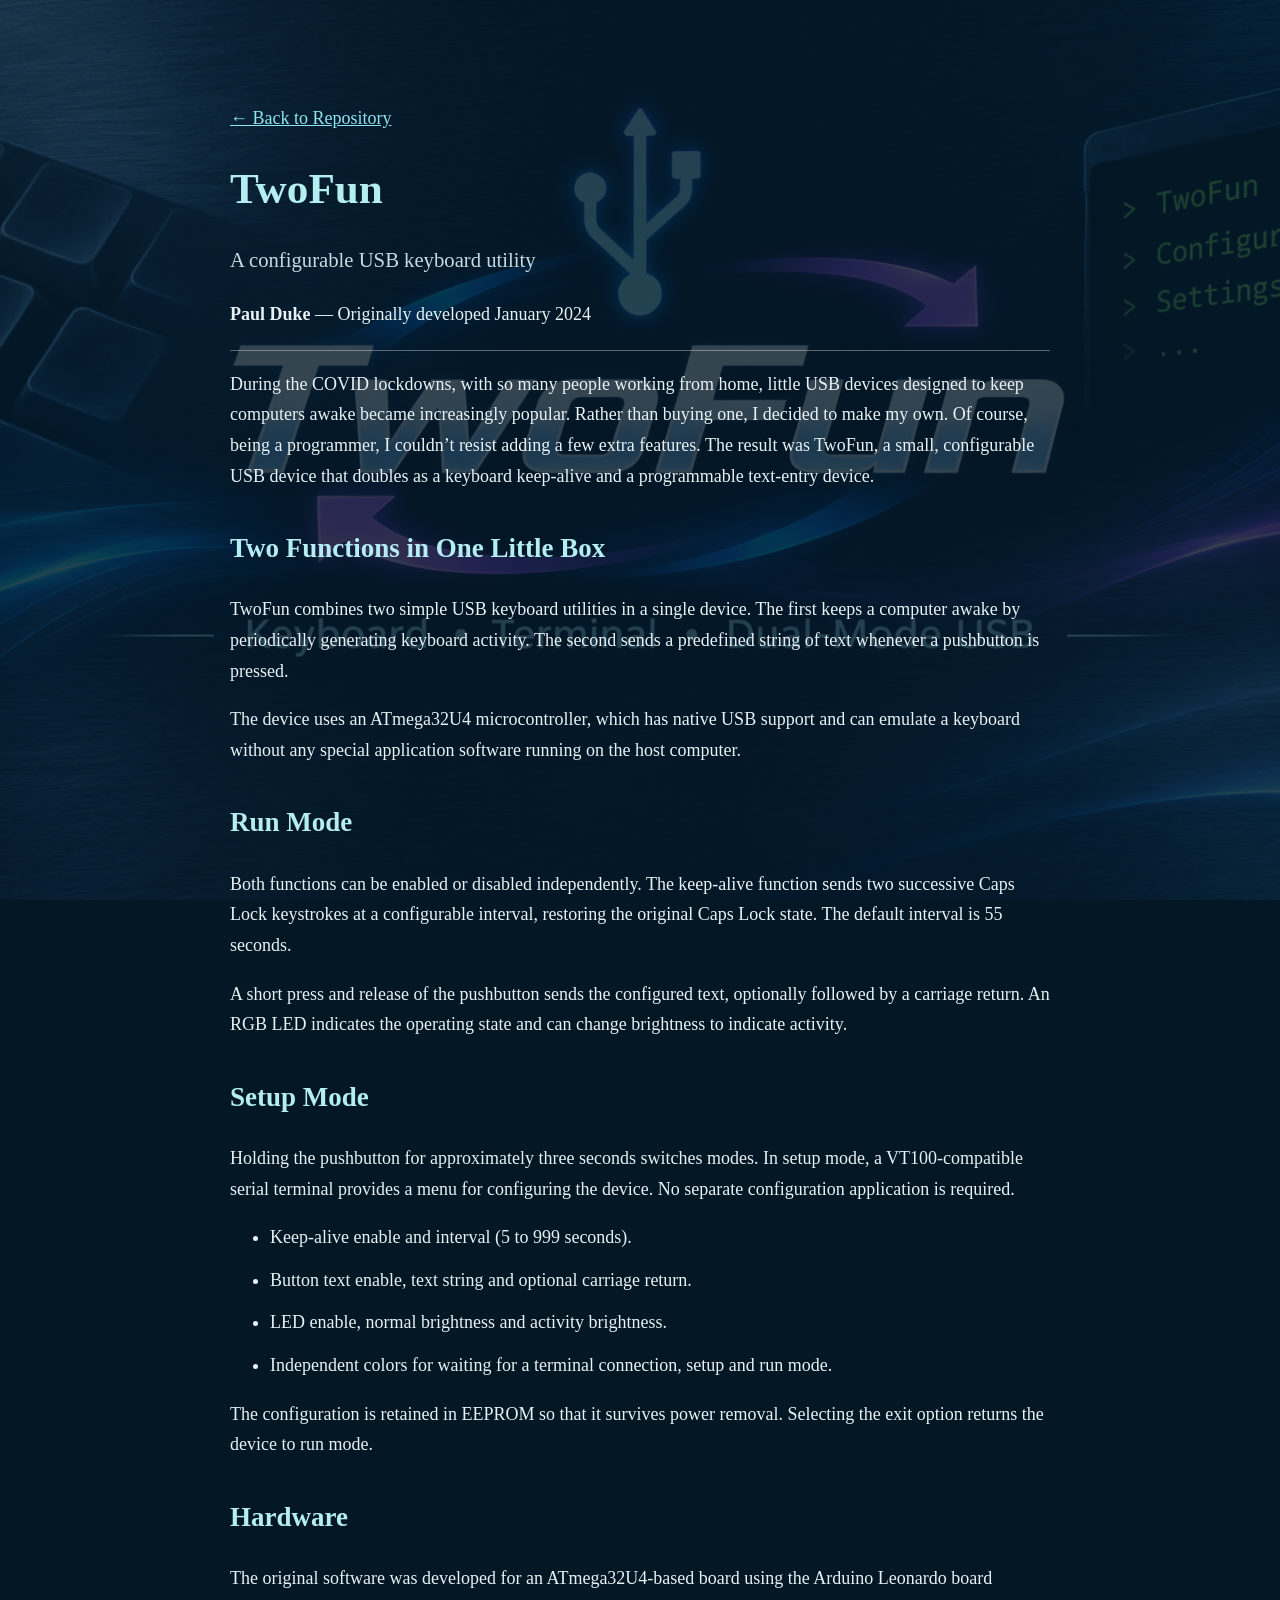
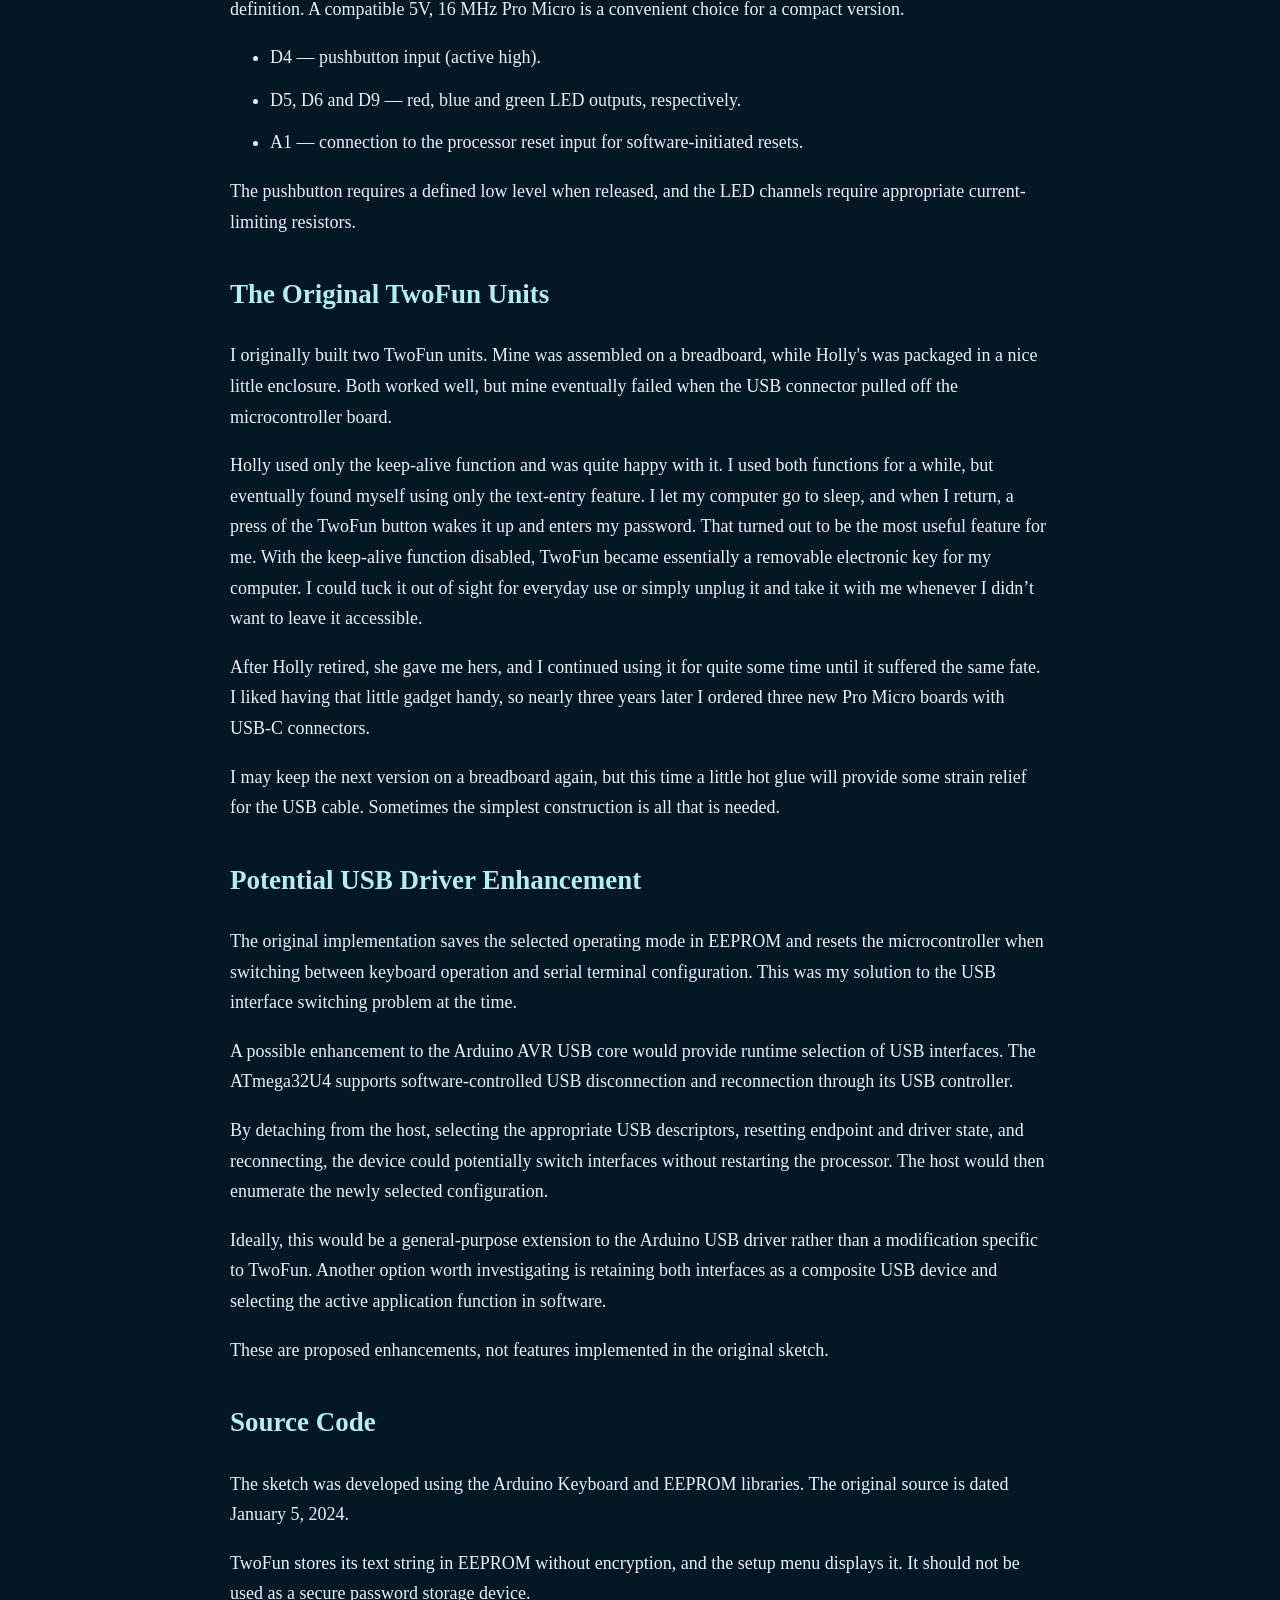
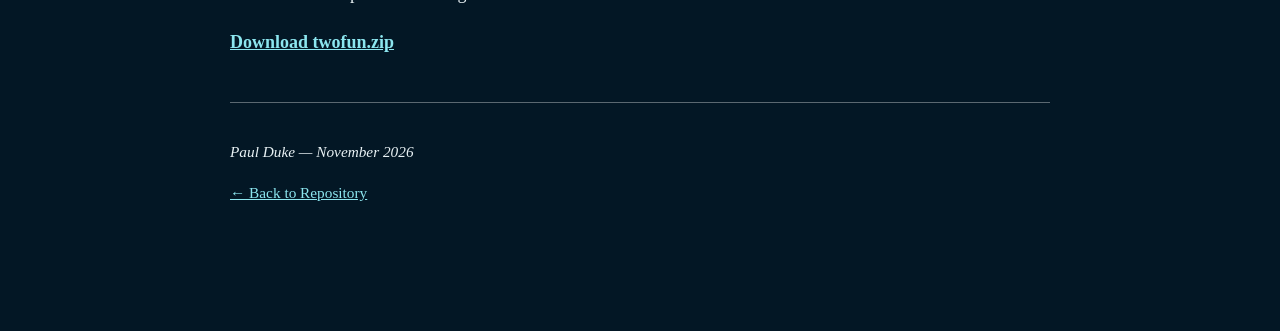
<file: twofun/twofun.html>
<!DOCTYPE html>
<html lang="en">
<head>
  <meta charset="UTF-8">
  <meta name="viewport" content="width=device-width, initial-scale=1">
  <meta name="author" content="Paul Duke">
  <title>TwoFun — Paul Duke</title>
  <link rel="stylesheet" href="../assets/style.css">
  <link rel="stylesheet" href="assets/twofun.css">
</head>
<body>
<main>
  <p><a href="../index.html">&larr; Back to Repository</a></p>
  <h1>TwoFun</h1>
  <p class="subtitle">A configurable USB keyboard utility</p>
  <p class="byline"><strong>Paul Duke</strong> — Originally developed January 2024</p>

  <p>During the COVID lockdowns, with so many people working from home, little USB devices designed to keep computers awake became increasingly popular. Rather than buying one, I decided to make my own. Of course, being a programmer, I couldn’t resist adding a few extra features. The result was TwoFun, a small, configurable USB device that doubles as a keyboard keep-alive and a programmable text-entry device.</p>

  <h2>Two Functions in One Little Box</h2>
  <p>TwoFun combines two simple USB keyboard utilities in a single device. The first keeps a computer awake by periodically generating keyboard activity. The second sends a predefined string of text whenever a pushbutton is pressed.</p>
  <p>The device uses an ATmega32U4 microcontroller, which has native USB support and can emulate a keyboard without any special application software running on the host computer.</p>

  <h2>Run Mode</h2>
  <p>Both functions can be enabled or disabled independently. The keep-alive function sends two successive Caps Lock keystrokes at a configurable interval, restoring the original Caps Lock state. The default interval is 55 seconds.</p>
  <p>A short press and release of the pushbutton sends the configured text, optionally followed by a carriage return. An RGB LED indicates the operating state and can change brightness to indicate activity.</p>

  <h2>Setup Mode</h2>
  <p>Holding the pushbutton for approximately three seconds switches modes. In setup mode, a VT100-compatible serial terminal provides a menu for configuring the device. No separate configuration application is required.</p>
  <ul>
    <li>Keep-alive enable and interval (5 to 999 seconds).</li>
    <li>Button text enable, text string and optional carriage return.</li>
    <li>LED enable, normal brightness and activity brightness.</li>
    <li>Independent colors for waiting for a terminal connection, setup and run mode.</li>
  </ul>
  <p>The configuration is retained in EEPROM so that it survives power removal. Selecting the exit option returns the device to run mode.</p>

  <h2>Hardware</h2>
  <p>The original software was developed for an ATmega32U4-based board using the Arduino Leonardo board definition. A compatible 5V, 16 MHz Pro Micro is a convenient choice for a compact version.</p>
  <ul>
    <li>D4 — pushbutton input (active high).</li>
    <li>D5, D6 and D9 — red, blue and green LED outputs, respectively.</li>
    <li>A1 — connection to the processor reset input for software-initiated resets.</li>
  </ul>
  <p>The pushbutton requires a defined low level when released, and the LED channels require appropriate current-limiting resistors.</p>

  <h2>The Original TwoFun Units</h2>
  <p>I originally built two TwoFun units. Mine was assembled on a breadboard, while Holly's was packaged in a nice little enclosure. Both worked well, but mine eventually failed when the USB connector pulled off the microcontroller board.</p>
  <p>Holly used only the keep-alive function and was quite happy with it. I used both functions for a while, but eventually found myself using only the text-entry feature. I let my computer go to sleep, and when I return, a press of the TwoFun button wakes it up and enters my password. That turned out to be the most useful feature for me. With the keep-alive function disabled, TwoFun became essentially a removable electronic key for my computer. I could tuck it out of sight for everyday use or simply unplug it and take it with me whenever I didn’t want to leave it accessible.</p>
  <p>After Holly retired, she gave me hers, and I continued using it for quite some time until it suffered the same fate. I liked having that little gadget handy, so nearly three years later I ordered three new Pro Micro boards with USB-C connectors.</p>
  <p>I may keep the next version on a breadboard again, but this time a little hot glue will provide some strain relief for the USB cable. Sometimes the simplest construction is all that is needed.</p>

  <h2>Potential USB Driver Enhancement</h2>
  <p>The original implementation saves the selected operating mode in EEPROM and resets the microcontroller when switching between keyboard operation and serial terminal configuration. This was my solution to the USB interface switching problem at the time.</p>
  <p>A possible enhancement to the Arduino AVR USB core would provide runtime selection of USB interfaces. The ATmega32U4 supports software-controlled USB disconnection and reconnection through its USB controller.</p>
  <p>By detaching from the host, selecting the appropriate USB descriptors, resetting endpoint and driver state, and reconnecting, the device could potentially switch interfaces without restarting the processor. The host would then enumerate the newly selected configuration.</p>
  <p>Ideally, this would be a general-purpose extension to the Arduino USB driver rather than a modification specific to TwoFun. Another option worth investigating is retaining both interfaces as a composite USB device and selecting the active application function in software.</p>
  <p>These are proposed enhancements, not features implemented in the original sketch.</p>

  <h2>Source Code</h2>
  <p>The sketch was developed using the Arduino Keyboard and EEPROM libraries. The original source is dated January 5, 2024.</p>
  <p>TwoFun stores its text string in EEPROM without encryption, and the setup menu displays it. It should not be used as a secure password storage device.</p>
  <p><strong><a href="downloads/twofun.zip" download>Download twofun.zip</a></strong></p>

  <footer>
    <p><em>Paul Duke — November 2026</em></p>
    <p><a href="../index.html">&larr; Back to Repository</a></p>
  </footer>
</main>
</body>
</html>
</file>
<file: assets/style.css>
/* Paul Duke's Repository
   Shared stylesheet for all pages
*/

body {
    margin: 0;
    padding: 0;
    /* Shared defaults; optional page stylesheets may override these. */
    --background-image: url('default.webp');
    --background-dim: 0.50;

    background-color: #031725;
    background-image:
        linear-gradient(rgba(3, 23, 37, var(--background-dim)),
                        rgba(3, 23, 37, var(--background-dim))),
        var(--background-image);
    background-position: center center;
    background-size: cover;
    background-attachment: fixed;
    background-repeat: no-repeat;
    color: #e8f1f4;
    font: 18px/1.7 Georgia, serif;
}

/* Centered content area */

main {
    max-width: 820px;
    margin: 40px auto;
    padding: 45px 35px 70px;
    min-height: 80vh;
    background: transparent;
    box-shadow: none;
}

/* Headings */

h1 {
    font-size: 2.4em;
    line-height: 1.2;
    color: #b4edf2;
}

h2, h3 {
    margin-top: 35px;
    color: #b4edf2;
}

/* Links */

a {
    color: #8ce6ef;
}

a:hover {
    color: #ffffff;
}

/* Article details */

.subtitle {
    color: #c4dce3;
    font-size: 1.15em;
}

.byline {
    border-bottom: 1px solid rgba(255,255,255,0.35);
    padding-bottom: 20px;
}

/* Hypothesis section */

.thesis {
    background: rgba(3, 23, 37, 0.65);
    border-left: 4px solid #8ce6ef;
    padding: 20px;
    margin: 30px 0;
    border-radius: 4px;
}

/* Lists */

li {
    margin-bottom: 12px;
}

/* Dividers */

hr {
    border: none;
    border-top: 1px solid rgba(255,255,255,0.35);
}

/* Footer */

footer {
    border-top: 1px solid rgba(255,255,255,0.35);
    margin-top: 45px;
    padding-top: 20px;
    font-size: 0.85em;
}

/* Mobile screens */

@media (max-width: 700px) {
    main {
        margin: 12px auto;
        padding: 25px 20px;
    }

    h1 {
        font-size: 1.8em;
    }
}

/* Homepage only — compact repository directory */

.repository-index {
    line-height: 1.5;
}

.repository-index h1 {
    margin: 0 0 0.35em;
}

.repository-index h2 {
    margin: 0 0 0.3em;
}

.repository-index h3 {
    margin: 0.85em 0 0.2em;
}

.repository-index p {
    margin: 0 0 0.45em;
}

.repository-index p:has(> small) {
    margin-top: 0.2em;
}

.repository-index hr {
    margin: 1.5em 0;
}

.repository-index footer {
    margin-top: 1.5em;
    padding-top: 0.75em;
}

/* Article illustrations */
.article-figure {
    margin: 28px 0;
    text-align: center;
}
.article-figure img {
    display: block;
    width: 100%;
    height: auto;
    margin: 0 auto;
}
.article-figure figcaption {
    margin-top: 8px;
    color: #c4dce3;
    font-size: 0.85em;
    line-height: 1.5;
}

/* Reusable linked thumbnails */
.thumbnail-row {
    display: flex;
    align-items: flex-start;
    gap: 16px;
    margin: 12px 0;
}
.thumbnail-link {
    display: block;
    flex: 0 0 auto;
    width: var(--thumbnail-width, 120px);
    max-width: 30%;
}
.thumbnail-link img {
    display: block;
    width: 100%;
    height: auto;
    aspect-ratio: 4 / 3;
    object-fit: cover;
}
.thumbnail-text {
    flex: 1;
    min-width: 0;
    overflow-wrap: anywhere;
}
.repository-index .index-entry h3 {
    margin-top: 0;
}
.reference-entry {
    --thumbnail-width: 100px;
}
.reference-list li {
    margin-bottom: 18px;
}
@media (max-width: 480px) {
    .thumbnail-row { gap: 10px; }
    .reference-list { padding-left: 22px; }
}
</file>
<file: assets/index.css>
/* Optional page-specific overrides for index.html.
   Omit any declaration to use the shared default. */

body {
    --background-dim: 0.7;
    --background-image: url('index.webp');
}

/* Keep the candle visible when cropping its widescreen thumbnail. */
.thumbnail-link[href="attiny10-candle/attiny10-candle.html"] img {
    object-position: right center;
}
</file>
<file: attiny10-candle/assets/attiny10-candle.css>
/* Page-specific overrides for attiny10-candle.html. */
body {
    --background-image: url('../attiny10-candle/assets/attiny10-candle.webp');
    --background-dim: 0.60;
}
</file>
<file: dirt-bike-years/assets/dirt-bike-years.css>
/* Page-specific background for The Dirt Bike Years. */
body {
    --background-image: url('../dirt-bike-years/assets/dirt-bike-years.webp');
    --background-dim: 0.25;
}
</file>
<file: geomagnetic-induction-hypothesis/assets/geomagnetic-induction-hypothesis.css>
/* Optional page-specific overrides for geomagnetic-induction-hypothesis.html.
   Omit any declaration to use the shared default. */

body {
--background-image: url('../geomagnetic-induction-hypothesis/assets/geomagnetic-induction-hypothesis.webp');
    --background-dim: 0.85;
}

/* Reference section — append to geomagnetic-induction-hypothesis.css */
main > section:has(> .reference-list) {
    margin: 1.5em 0;
}

main > section:has(> .reference-list) + section:has(> .reference-list) {
    border-top: 1px solid rgba(255, 255, 255, 0.20);
    padding-top: 1.5em;
}

.reference-list {
    font-size: 0.85em;
    line-height: 1.5;
    margin: 1em 0 0;
    padding-left: calc(116px + 1.5em);
}

.reference-list li {
    margin-bottom: 0.7em;
}

.reference-list strong {
    font-weight: normal;
}

.reference-list em {
    font-style: normal;
}

.reference-list a {
    text-decoration: none;
}

.reference-list a:hover,
.reference-list a:focus-visible {
    text-decoration: underline;
}

@media (max-width: 480px) {
    .reference-list {
        padding-left: 1.5em;
    }
}
</file>
<file: ir-keepalive/assets/ir-keepalive.css>
/* Page-specific overrides for ir-keepalive.html. */
body {
    --background-image: url('../ir-keepalive/assets/ir-keepalive.webp');
    --background-dim: 0.60;
}
</file>
<file: nerdkits-i2c/assets/nerdkits-i2c.css>
/* Page-specific overrides for nerdkits-i2c.html. */
body {
--background-image: url('../nerdkits-i2c/assets/nerdkits-i2c.webp');
    --background-dim: 0.70;
}

.comparison-wrap {
    overflow-x: auto;
    margin: 1.5em 0;
}

.driver-comparison {
    width: 100%;
    border-collapse: collapse;
    font-size: 0.9em;
    line-height: 1.4;
}

.driver-comparison th,
.driver-comparison td {
    padding: 0.65em 0.75em;
    border-bottom: 1px solid rgba(255, 255, 255, 0.22);
    text-align: left;
}

.driver-comparison thead th {
    color: #b4edf2;
    border-bottom: 1px solid rgba(140, 230, 239, 0.55);
}

.driver-comparison tbody th {
    font-weight: normal;
}

.driver-comparison td,
.driver-comparison thead th:not(:first-child) {
    text-align: center;
}
</file>
<file: tpi-programmer/assets/tpi-programmer.css>
/* Page-specific overrides for tpi-programmer.html. */
body {
    --background-image: url('../tpi-programmer/assets/tpi-programmer.webp');
    --background-dim: 0.65;
}
</file>
<file: twofun/assets/twofun.css>
/* Page-specific overrides for twofun.html. */
body {
    --background-image: url('../twofun/assets/twofun.webp');
    --background-dim: 0.80;
}
</file>
